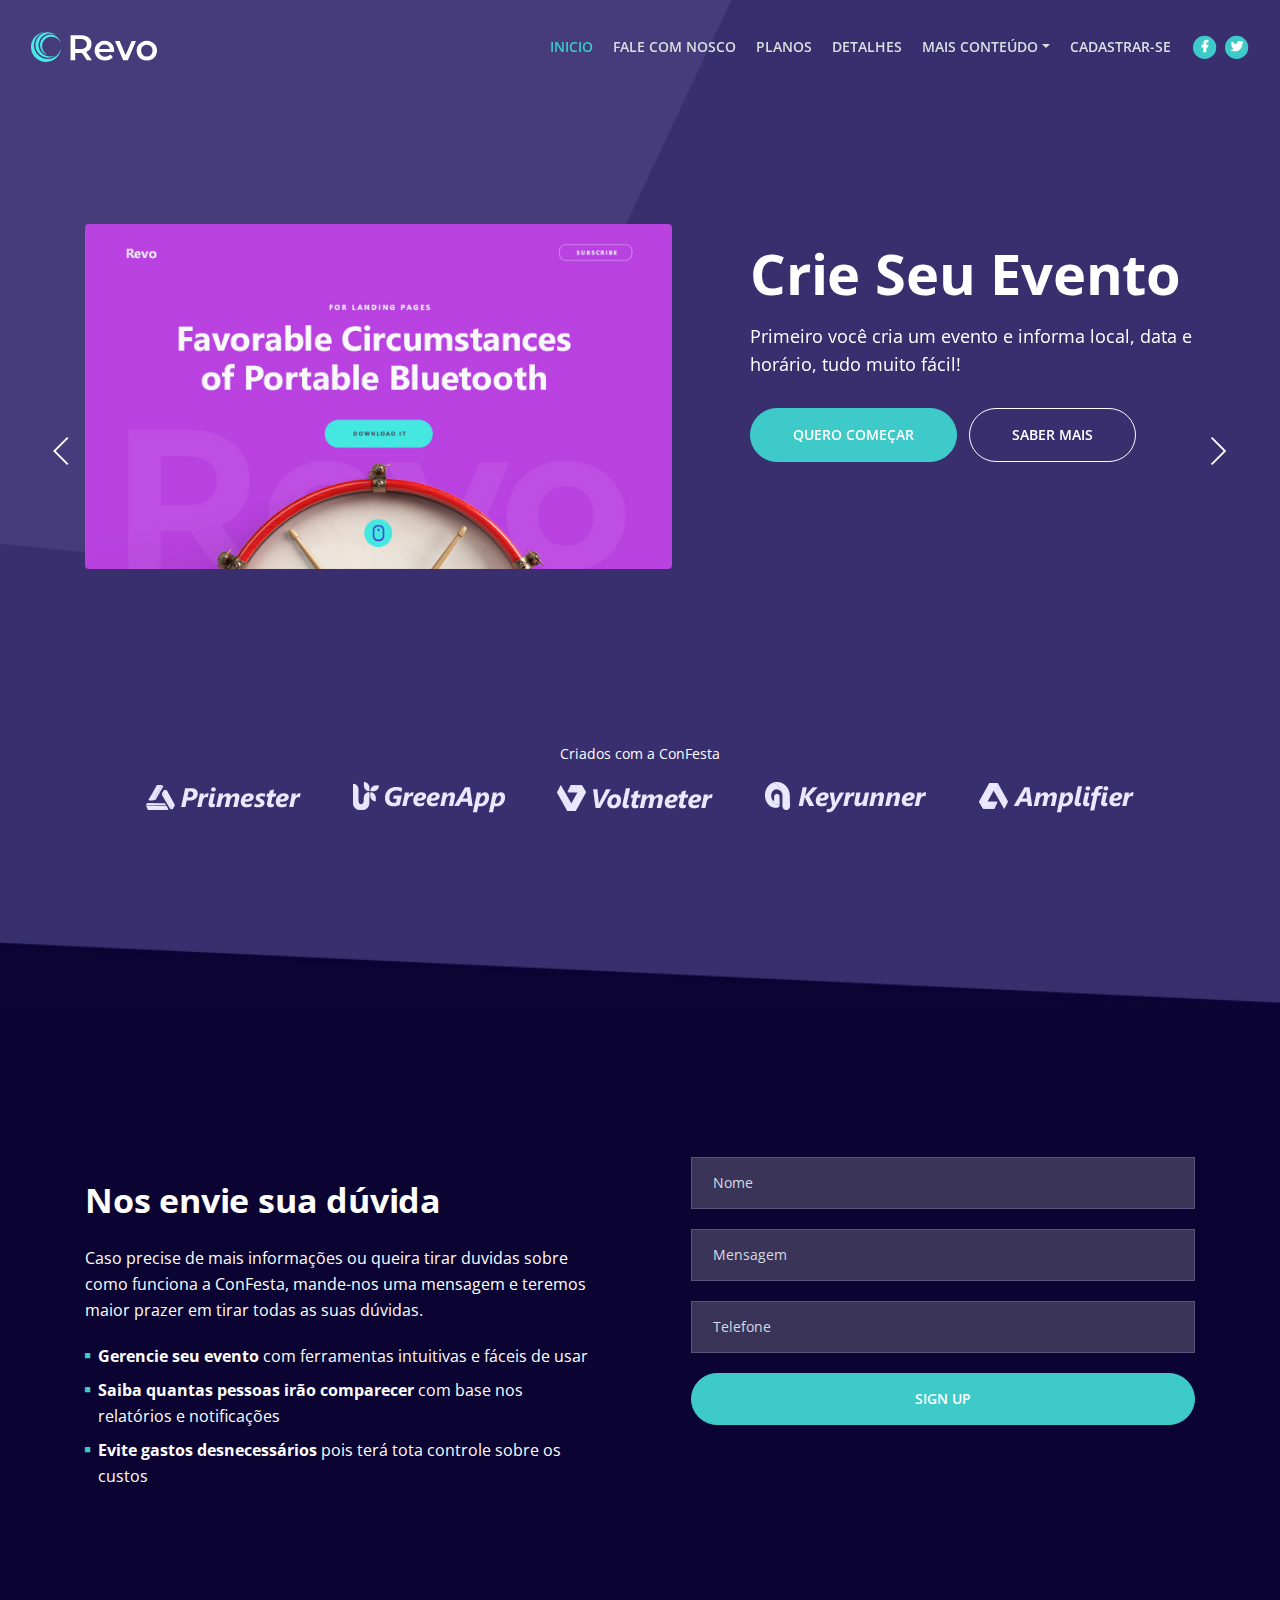
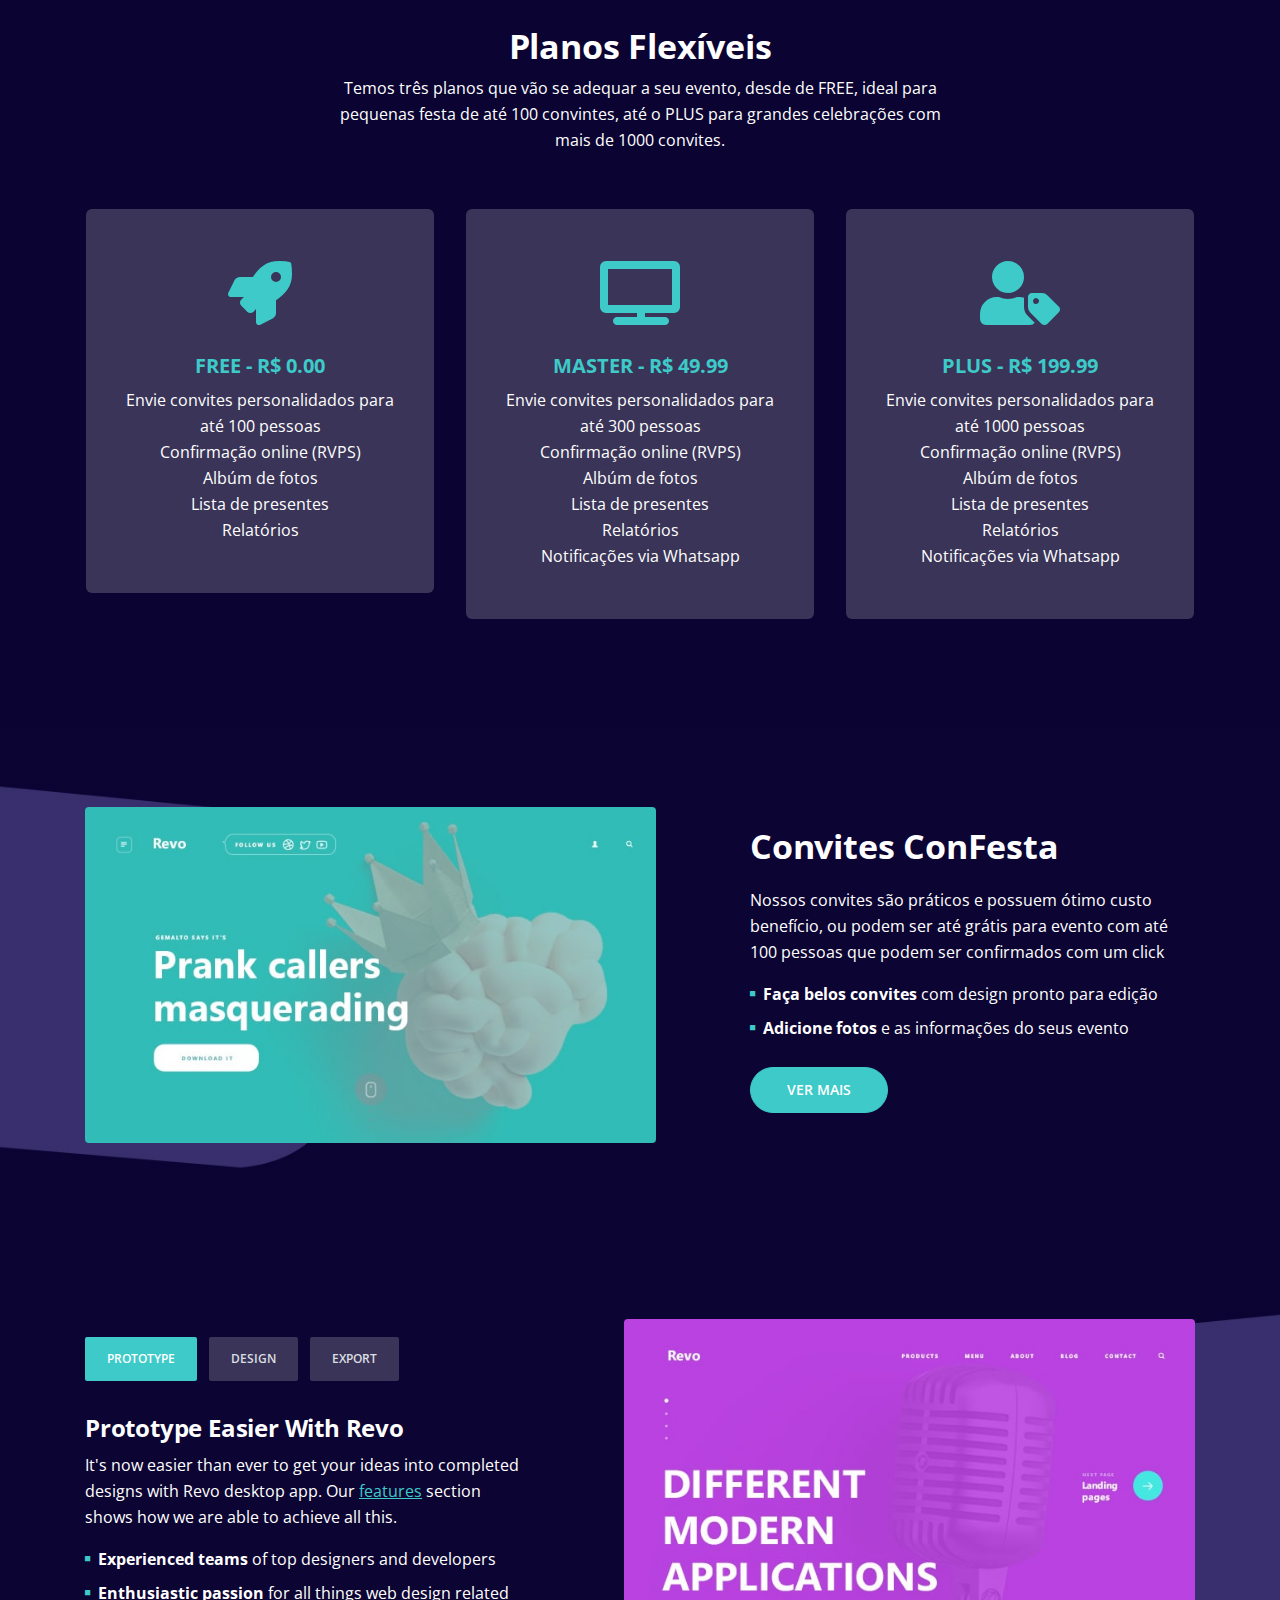
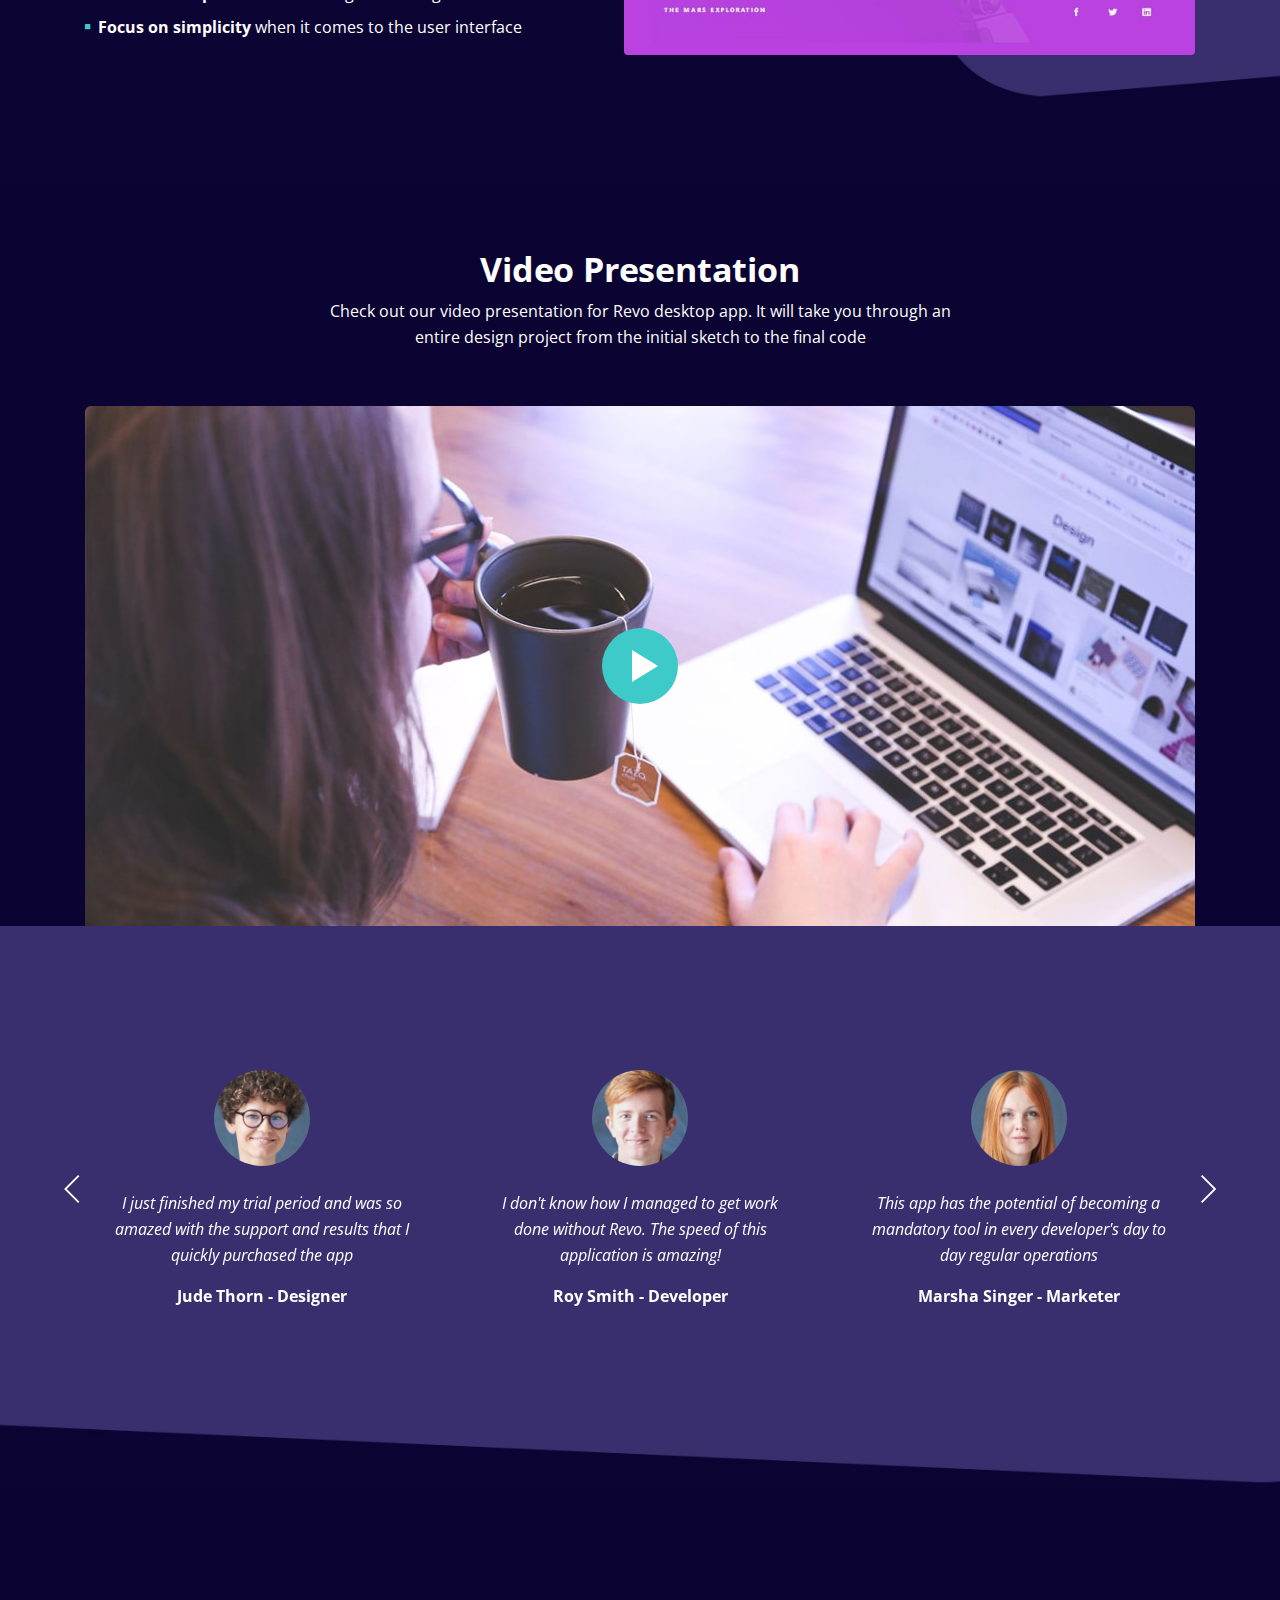
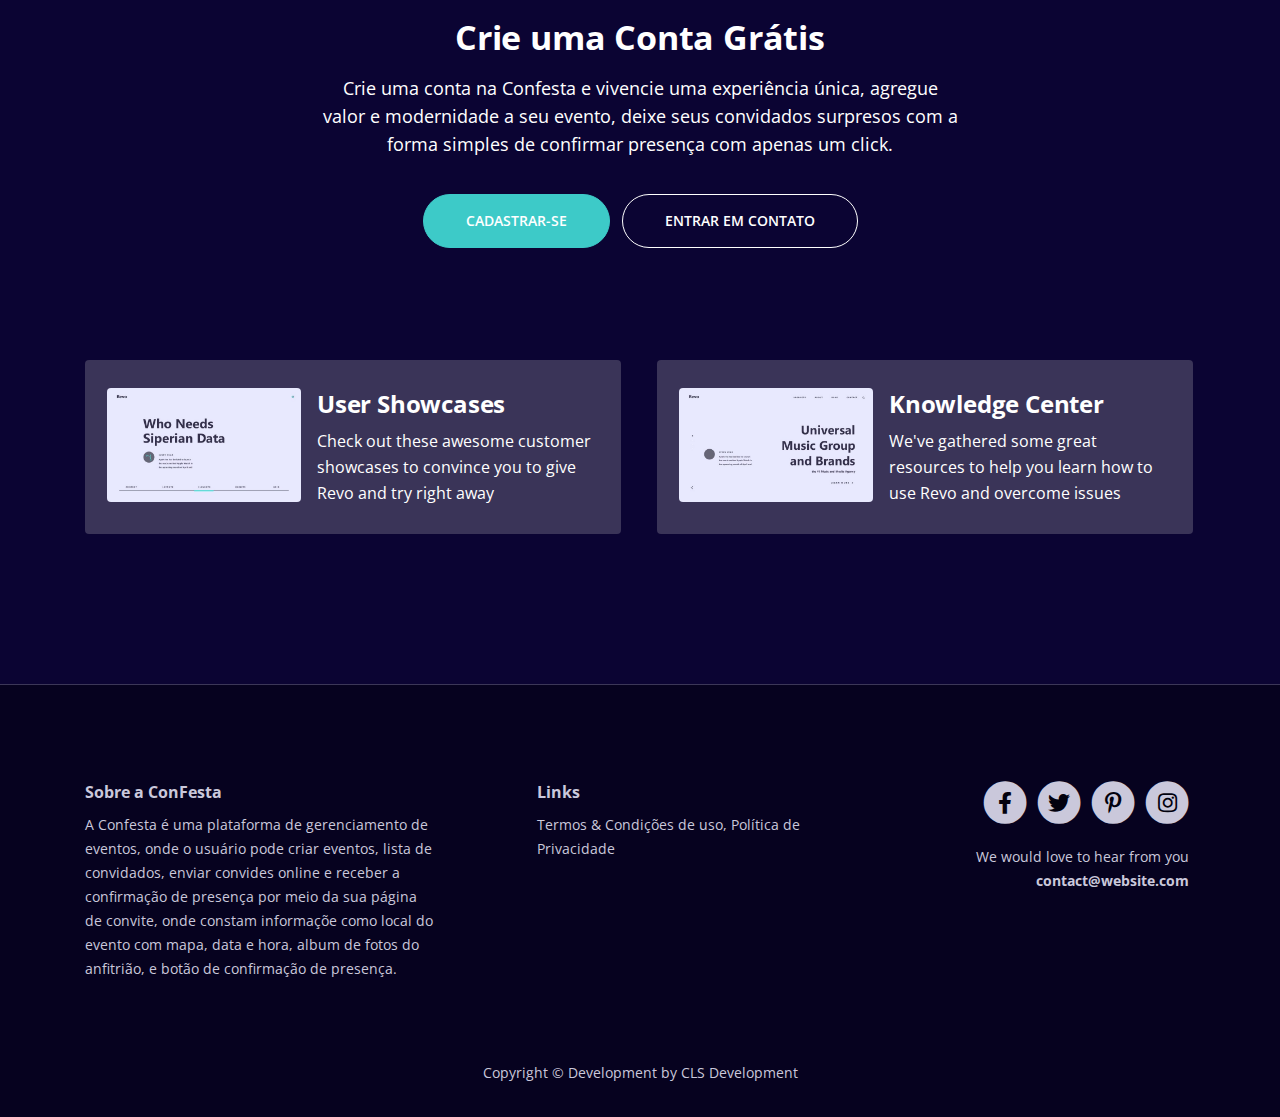
<file: index.html>
<!DOCTYPE html>
<html lang="en">
<head>
    <meta charset="utf-8">
    <meta name="viewport" content="width=device-width, initial-scale=1, shrink-to-fit=no">
    
    <!-- SEO Meta Tags -->
    <meta name="description" content="ConFesta é uma plataforma inovadora para o gerenciamento inteligente de eventos de todos os tamanhos, desde casamentos, festa de debutantes até grandes cerimoniais com milhares de convidados, envie convites pelas redes sociais e apps de mensagem e receba a confirmção de presença de forma prática e fácil!">
    <meta name="author" content="CLS Desenvolvimetos">

    <!-- OG Meta Tags to improve the way the post looks when you share the page on Facebook, Twitter, LinkedIn -->
	<meta property="og:site_name" content="ConFesta" /> <!-- website name -->
	<meta property="og:site" content="https://www.confesta,com.br" /> <!-- website link -->
	<meta property="og:title" content="Confesta Sua Fábrica de Festas"/> <!-- title shown in the actual shared post -->
	<meta property="og:description" content="ConFesta, gerenciamento inteligente de eventos com envio automático de convites e recebimento de conrimação." /> <!-- description shown in the actual shared post -->
	<meta property="og:image" content="" /> <!-- image link, make sure it's jpg -->
	<meta property="og:url" content="" /> <!-- where do you want your post to link to -->
	<meta name="twitter:card" content="summary_large_image"> <!-- to have large image post format in Twitter -->

    <!-- Webpage Title -->
    <title>ConFesta - Gerenciamento Inteligente de Eventos e Festas</title>
    
    <!-- Styles -->
    <link href="https://fonts.googleapis.com/css2?family=Open+Sans:ital,wght@0,400;0,600;0,700;1,400&display=swap" rel="stylesheet">
    <link href="css/bootstrap.css" rel="stylesheet">
    <link href="css/fontawesome-all.css" rel="stylesheet">
    <link href="css/swiper.css" rel="stylesheet">
	<link href="css/magnific-popup.css" rel="stylesheet">
	<link href="css/styles.css" rel="stylesheet">
	
	<!-- Favicon  -->
    <link rel="icon" href="images/confesta_logo.ico">
</head>
<body data-spy="scroll" data-target=".fixed-top">
    
    <!-- Navigation -->
    <nav class="navbar navbar-expand-lg fixed-top navbar-dark">
        <div class="container">
            
            <!-- Text Logo - Use this if you don't have a graphic logo -->
            <!-- <a class="navbar-brand logo-text page-scroll" href="index.html">Revo</a> -->

            <!-- Image Logo -->
            <a class="navbar-brand logo-image" href="index.html"><img src="images/logo.svg" alt="alternative"></a> 

            <button class="navbar-toggler p-0 border-0" type="button" data-toggle="offcanvas">
                <span class="navbar-toggler-icon"></span>
            </button>

            <div class="navbar-collapse offcanvas-collapse" id="navbarsExampleDefault">
                <ul class="navbar-nav ml-auto">
                    <li class="nav-item">
                        <a class="nav-link page-scroll" href="#header">INICIO <span class="sr-only">(current)</span></a>
                    </li>
                    <li class="nav-item">
                        <a class="nav-link page-scroll" href="#registration">FALE COM NOSCO</a>
                    </li>
                    <li class="nav-item">
                        <a class="nav-link page-scroll" href="#features">PLANOS</a>
                    </li>
                    <li class="nav-item">
                        <a class="nav-link page-scroll" href="#details">DETALHES</a>
                    </li>
                    <li class="nav-item dropdown">
                        <a class="nav-link dropdown-toggle" href="#" id="dropdown01" data-toggle="dropdown" aria-haspopup="true" aria-expanded="false">MAIS CONTEÚDO</a>
                        <div class="dropdown-menu" aria-labelledby="dropdown01">
                            <a class="dropdown-item page-scroll" href="article.html">ARTICLE DETAILS</a>
                            <div class="dropdown-divider"></div>
                            <a class="dropdown-item page-scroll" href="terms.html">TERMS CONDITIONS</a>
                            <div class="dropdown-divider"></div>
                            <a class="dropdown-item page-scroll" href="privacy.html">PRIVACY POLICY</a>
                        </div>
                    </li>
                    <li class="nav-item">
                        <a class="nav-link page-scroll" href="#purchase">CADASTRAR-SE</a>
                    </li>
                </ul>
                <span class="nav-item social-icons">
                    <span class="fa-stack">
                        <a href="#your-link">
                            <i class="fas fa-circle fa-stack-2x"></i>
                            <i class="fab fa-facebook-f fa-stack-1x"></i>
                        </a>
                    </span>
                    <span class="fa-stack">
                        <a href="#your-link">
                            <i class="fas fa-circle fa-stack-2x"></i>
                            <i class="fab fa-twitter fa-stack-1x"></i>
                        </a>
                    </span>
                </span>
            </div> <!-- end of navbar-collapse -->
        </div> <!-- end of container -->
    </nav> <!-- end of navbar -->
    <!-- end of navigation -->


    <!-- Header -->
    <header id="header" class="header">
        <div class="container">
            <div class="row">
                <div class="col-lg-12">

                    <!-- Text Slider -->
                    <div class="slider-container">
                        <div class="swiper-container text-slider">
                            <div class="swiper-wrapper">
                                
                                <!-- Slide -->
                                <div class="swiper-slide">
                                    <div class="row">
                                        <div class="col-lg-6 col-xl-7">
                                            <div class="image-container">
                                                <img class="img-fluid" src="images/header-slide-1.jpg" alt="alternative">
                                            </div> <!-- end of image-container -->
                                        </div> <!-- end of col -->
                                        <div class="col-lg-6 col-xl-5">
                                            <div class="text-container">
                                                <h1 class="h1-large">Crie Seu Evento</h1>
                                                <p class="p-large">Primeiro você cria um evento e informa local, data e horário, tudo muito fácil!</p>
                                                <a class="btn-solid-lg page-scroll" href="#registration">QUERO COMEÇAR</a>
                                                <a class="btn-outline-lg page-scroll" href="#features">SABER MAIS</a>
                                            </div> <!-- end of text-container -->
                                        </div> <!-- end of col -->
                                    </div> <!-- end of row -->
                                </div> <!-- end of swiper-slide -->
                                <!-- end of slide -->

                                <!-- Slide -->
                                <div class="swiper-slide">
                                    <div class="row">
                                        <div class="col-lg-6 col-xl-7">
                                            <div class="image-container">
                                                <img class="img-fluid" src="images/header-slide-2.jpg" alt="alternative">
                                            </div> <!-- end of image-container -->
                                        </div> <!-- end of col -->
                                        <div class="col-lg-6 col-xl-5">
                                            <div class="text-container">
                                                <h1 class="h1-large">Crie Sua Lista de Convidados</h1>
                                                <p class="p-large">Escolha aquelas pessoas especiais e crie um lista fácil de gerenciar e matenha todo o controle sobre sua festa, evite gastos desnecessários sabendo exatamente quem vai comparecer!</p>
                                                <a class="btn-solid-lg page-scroll" href="#registration">QUERO COMEÇAR</a>
                                                <a class="btn-outline-lg page-scroll" href="#features">SABER MAIS</a>
                                            </div> <!-- end of text-container -->
                                        </div> <!-- end of col -->
                                    </div> <!-- end of row -->
                                </div> <!-- end of swiper-slide -->
                                <!-- end of slide -->

                                <!-- Slide -->
                                <div class="swiper-slide">
                                    <div class="row">
                                        <div class="col-lg-6 col-xl-7">
                                            <div class="image-container">
                                                <img class="img-fluid" src="images/header-slide-3.jpg" alt="alternative">
                                            </div> <!-- end of image-container -->
                                        </div> <!-- end of col -->
                                        <div class="col-lg-6 col-xl-5">
                                            <div class="text-container">
                                                <h1 class="h1-large">Envie seus Convites Pelo WhatsApp</h1>
                                                <p class="p-large">Envie seus convites pelo WhatsApp e com a ferramenta de RVPS da ConFesta receba as respostas de confirmação de seus convidados e saiba que vai ou não comparecer.</p>
                                                <a class="btn-solid-lg page-scroll" href="#registration">QUERO COMEÇAR</a>
                                                <a class="btn-outline-lg page-scroll" href="#features">SABER MAIS</a>
                                            </div> <!-- end of text-container -->
                                        </div> <!-- end of col -->
                                    </div> <!-- end of row -->
                                </div> <!-- end of swiper-slide -->
                                <!-- end of slide -->

                            </div> <!-- end of swiper-wrapper -->
                            
                            <!-- Add Arrows -->
                            <div class="swiper-button-next"></div>
                            <div class="swiper-button-prev"></div>
                            <!-- end of add arrows -->

                        </div> <!-- end of swiper-container -->
                    </div> <!-- end of slider-container -->
                    <!-- end of text slider -->

                </div> <!-- end of col -->
            </div> <!-- end of row -->
            <div class="row">
                <div class="col-lg-12">
                    <div class="partner-container">
                        <p class="p-small">Criados com a ConFesta</p>
                        <img class="img-fluid" src="images/partner-logo-1.png" alt="alternative">
                        <img class="img-fluid" src="images/partner-logo-2.png" alt="alternative">
                        <img class="img-fluid" src="images/partner-logo-3.png" alt="alternative">
                        <img class="img-fluid" src="images/partner-logo-4.png" alt="alternative">
                        <img class="img-fluid" src="images/partner-logo-5.png" alt="alternative">
                    </div> <!-- end of partner-container -->
                </div> <!-- end of col -->
            </div> <!-- end of row -->
        </div> <!-- end of container -->
    </header> <!-- end of header -->
    <!-- end of header -->


    <!-- Registration -->
    <div id="registration" class="form-1 bg-dark-blue">
        <div class="container">
            <div class="row">
                <div class="col-lg-6">
                    <div class="text-container">
                        <h2>Nos envie sua dúvida</h2>
                        <p>Caso precise de mais informações ou queira tirar duvidas sobre como funciona a ConFesta, mande-nos uma mensagem e teremos  maior prazer em tirar todas as suas dúvidas.</p>
                        <ul class="list-unstyled li-space-lg">
                            <li class="media">
                                <i class="fas fa-square"></i><div class="media-body"><strong>Gerencie seu evento</strong> com ferramentas intuitivas e fáceis de usar</div>
                            </li>
                            <li class="media">
                                <i class="fas fa-square"></i><div class="media-body"><strong>Saiba quantas pessoas irão comparecer</strong> com base nos relatórios e notificações</div>
                            </li>
                            <li class="media">
                                <i class="fas fa-square"></i><div class="media-body"><strong>Evite gastos desnecessários</strong> pois terá tota controle sobre os custos</div>
                            </li>
                        </ul>
                    </div> <!-- end of text-container -->
                </div> <!-- end of col -->
                <div class="col-lg-6">

                    <!-- Registration Form -->
                    <form id="registrationForm">
                        <div class="form-group">
                            <input type="text" class="form-control-input" id="rname" required>
                            <label class="label-control" for="rname">Nome</label>
                        </div>
                        <div class="form-group">
                            <input type="text" class="form-control-input" id="roccupation" required>
                            <label class="label-control" for="roccupation">Mensagem</label>
                        </div>
                        <div class="form-group">
                            <input type="email" class="form-control-input" id="remail" required>
                            <label class="label-control" for="remail">Telefone</label>
                        </div>
                        <!--div class="form-group checkbox">
                            <input type="checkbox" id="rterms" value="Agreed-to-Terms" required>I agree with the website's <a href="privacy.html">Privacy Policy</a> and <a href="terms.html">Terms & Conditions</a>
                        </div-->
                        <div class="form-group">
                            <button type="submit" class="form-control-submit-button">SIGN UP</button>
                        </div>
                    </form>
                    <!-- end of registration form -->

                </div> <!-- end of col -->
            </div> <!-- end of row -->
        </div> <!-- end of container -->
    </div> <!-- end of form-1 -->
    <!-- end of registration -->


    <!-- Features -->
    <div id="features" class="cards-1 bg-dark-blue">
        <div class="container">
            <div class="row">
                <div class="col-lg-12">
                    <h2 class="h2-heading">Planos Flexíveis</h2>
                    <p class="p-heading">Temos três planos que vão se adequar a seu evento, desde de FREE, ideal para pequenas festa de até 100 convintes, até o PLUS para grandes celebrações com mais de 1000 convites.</p>
                </div> <!-- end of div -->
            </div> <!-- end of row -->
            <div class="row">
                <div class="col-lg-12">
                    
                    <!-- Card -->
                    <div class="card">
                        <div class="card-image">
                            <i class="fas fa-rocket"></i>
                        </div>
                        <div class="card-body">
                            <h5 class="card-title">FREE - R$ 0.00</h5>
                            <p>Envie convites personalidados para até 100 pessoas<br/>Confirmação online (RVPS)<br/>Albúm de fotos<br/>Lista de presentes<br/>Relatórios<br/></p>
                        </div>
                    </div>
                    <!-- end of card -->

                    <!-- Card -->
                    <div class="card">
                        <div class="card-image">
                            <i class="fas fa-tv"></i>
                        </div>
                        <div class="card-body">
                            <h5 class="card-title">MASTER - R$ 49.99</h5>
                            <p>Envie convites personalidados para até 300 pessoas<br/>Confirmação online (RVPS)<br/>Albúm de fotos<br/>Lista de presentes<br/>Relatórios<br/>Notificações via Whatsapp<br/></p>
                        </div>
                    </div>
                    <!-- end of card -->

                    <!-- Card -->
                    <div class="card">
                        <div class="card-image">
                            <i class="fas fa-user-tag"></i>
                        </div>
                        <div class="card-body">
                            <h5 class="card-title">PLUS - R$ 199.99</h5>
                            <p>Envie convites personalidados para até 1000 pessoas<br/>Confirmação online (RVPS)<br/>Albúm de fotos<br/>Lista de presentes<br/>Relatórios<br/>Notificações via Whatsapp<br/></p>
                        </div>
                    </div>
                    <!-- end of card -->

                </div> <!-- end of col -->
            </div> <!-- end of row -->
        </div> <!-- end of container -->
    </div> <!-- end of cards-1 -->
    <!-- end of features -->


    <!-- Details 1 -->
    <div id="details" class="basic-1 bg-dark-blue">
        <div class="container">
            <div class="row">
                <div class="col-lg-6 col-xl-7">
                    <div class="image-container">
                        <img class="img-fluid" src="images/details-1.jpg" alt="alternative">
                    </div> <!-- end of image-container -->
                </div> <!-- end of col -->
                <div class="col-lg-6 col-xl-5">
                    <div class="text-container">
                        <h2>Convites ConFesta</h2>
                        <p>Nossos convites são práticos e possuem ótimo custo benefício, ou podem ser até grátis para evento com até 100 pessoas que podem ser confirmados com um click</p>
                        <ul class="list-unstyled li-space-lg">
                            <li class="media">
                                <i class="fas fa-square"></i>
                                <div class="media-body"><strong>Faça belos convites</strong> com design pronto para edição</div>
                            </li>
                            <li class="media">
                                <i class="fas fa-square"></i>
                                <div class="media-body"><strong>Adicione fotos</strong>  e as informações do seus evento</div>
                            </li>
                        </ul>
                        <a class="btn-solid-reg popup-with-move-anim" href="#details-lightbox">VER MAIS</a>
                    </div> <!-- end of text-container -->
                </div> <!-- end of col -->
            </div> <!-- end of row -->
        </div> <!-- end of container -->
    </div> <!-- end of basic-1 -->
    <!-- end of details 1 -->


    <!-- Details Lightbox -->
    <!-- Lightbox -->
	<div id="details-lightbox" class="lightbox-basic zoom-anim-dialog mfp-hide">
        <div class="row">
            <button title="Close (Esc)" type="button" class="mfp-close x-button">×</button>
			<div class="col-lg-8">
                <div class="image-container">
                    <img class="img-fluid" src="images/details-lightbox.jpg" alt="alternative">
                </div> <!-- end of image-container -->
			</div> <!-- end of col -->
			<div class="col-lg-4">
                <h3>Convites Modernos</h3>
				<hr>
                <p>Economize dinheiro criando convites on line onde seus convidados podem confirmar presença com apenas um click.</p>
                <h4>RVPS</h4>
                <p>Com nossa ferramenta de RVPS seus convidados podem confirmar a presença através da página do convite, no mesmo local onde constam as informaçẽos do evento.</p>
                <ul class="list-unstyled li-space-lg">
                    <li class="media">
                        <i class="fas fa-square"></i><div class="media-body">Convite fáceis de criar</div>
                    </li>
                    <li class="media">
                        <i class="fas fa-square"></i><div class="media-body">Páginas de convite para o convidado interagir</div>
                    </li>
                    <li class="media">
                        <i class="fas fa-square"></i><div class="media-body">Informações detalhadas do evento na página do convidado</div>
                    </li>
                    <li class="media">
                        <i class="fas fa-square"></i><div class="media-body">Localização do evento pelo google maps</div>
                    </li>
                    <li class="media">
                        <i class="fas fa-square"></i><div class="media-body">Álbum de fotos na página de convite</div>
                    </li>
                </ul>
                <a class="btn-solid-reg mfp-close page-scroll" href="https://www.confesta.com.br/signup">CADASTRAR-SE</a> <button class="btn-outline-reg mfp-close as-button" type="button">VOLTAR</button>
			</div> <!-- end of col -->
		</div> <!-- end of row -->
    </div> <!-- end of lightbox-basic -->
    <!-- end of lightbox -->
    <!-- end of details lightbox -->


    <!-- Details 2 -->
    <div class="tabs">
        <div class="container">
            <div class="row">
                <div class="col-lg-6 col-xl-5">
                    <div class="tabs-container">
            
                        <!-- Tabs Links -->
                        <ul class="nav nav-tabs" id="revoTabs" role="tablist">
                            <li class="nav-item">
                                <a class="nav-link active" id="nav-tab-1" data-toggle="tab" href="#tab-1" role="tab" aria-controls="tab-1" aria-selected="true">PROTOTYPE</a>
                            </li>
                            <li class="nav-item">
                                <a class="nav-link" id="nav-tab-2" data-toggle="tab" href="#tab-2" role="tab" aria-controls="tab-2" aria-selected="false">DESIGN</a>
                            </li>
                            <li class="nav-item">
                                <a class="nav-link" id="nav-tab-3" data-toggle="tab" href="#tab-3" role="tab" aria-controls="tab-3" aria-selected="false">EXPORT</a>
                            </li>
                        </ul>
                        <!-- end of tabs links -->
                        
                        <!-- Tabs Content -->
                        <div class="tab-content" id="revoTabsContent">
        
                            <!-- Tab -->
                            <div class="tab-pane fade show active" id="tab-1" role="tabpanel" aria-labelledby="tab-1">
                                <h4>Prototype Easier With Revo</h4>
                                <p>It's now easier than ever to get your ideas into completed designs with Revo desktop app. Our <a class="turquoise page-scroll" href="#features">features</a> section shows how we are able to achieve all this.</p>
                                <ul class="list-unstyled li-space-lg">
                                    <li class="media">
                                        <i class="fas fa-square"></i>
                                        <div class="media-body"><strong>Experienced teams</strong> of top designers and developers</div>
                                    </li>
                                    <li class="media">
                                        <i class="fas fa-square"></i>
                                        <div class="media-body"><strong>Enthusiastic passion</strong> for all things web design related</div>
                                    </li>
                                    <li class="media">
                                        <i class="fas fa-square"></i>
                                        <div class="media-body"><strong>Focus on simplicity</strong> when it comes to the user interface</div>
                                    </li>
                                </ul>
                            </div> <!-- end of tab-pane --> 
                            <!-- end of tab -->
        
                            <!-- Tab -->
                            <div class="tab-pane fade" id="tab-2" role="tabpanel" aria-labelledby="tab-2">
                                <ul class="list-unstyled li-space-lg">
                                    <li class="media">
                                        <div class="media-bullet">1.</div>
                                        <div class="media-body"><strong>Speed</strong> is important for our users so we invest a lot of time and resources to make everything work faster</div>
                                    </li>
                                    <li class="media">
                                        <div class="media-bullet">2.</div>
                                        <div class="media-body"><strong>Reliability</strong> is what we're focused on achieving besides speed because we want our app to work all the time</div>
                                    </li>
                                    <li class="media">
                                        <div class="media-bullet">3.</div>
                                        <div class="media-body"><strong>Standards</strong> are another factor that we take into consideration when developing our tools</div>
                                    </li>
                                    <li class="media">
                                        <div class="media-bullet">4.</div>
                                        <div class="media-body"><strong>Performance</strong> is a key factor for our desktop apps</div>
                                    </li>
                                </ul>
                            </div> <!-- end of tab-pane -->
                            <!-- end of tab -->
        
                            <!-- Tab -->
                            <div class="tab-pane fade" id="tab-3" role="tabpanel" aria-labelledby="tab-3">
                                <p><strong>Our goal is to empower</strong> web designers and developers reach their full potential and help them get their designs from layouts to code in the shortest amount of time.</p>
                                <p><strong>Design and layouts</strong> are the main focus of our apps but we also work on export-to-code functionalities.</p>
                                <ul class="list-unstyled li-space-lg">
                                    <li class="media">
                                        <i class="fas fa-square"></i>
                                        <div class="media-body">It's a fun and captivating endeavour that we love</div>
                                    </li>
                                    <li class="media">
                                        <i class="fas fa-square"></i>
                                        <div class="media-body">We're passionate about our work and it shows</div>
                                    </li>
                                </ul>
                            </div> <!-- end of tab-pane -->
                            <!-- end of tab -->
        
                        </div> <!-- end of tab-content -->
                        <!-- end of tabs content -->
        
                    </div> <!-- end of tabs-container -->
                </div> <!-- end of col -->
                <div class="col-lg-6 col-xl-7">
                    <div class="image-container">
                        <img class="img-fluid" src="images/details-2.jpg" alt="alternative">
                    </div> <!-- end of image-container -->
                </div> <!-- end of col -->
            </div> <!-- end of row -->
        </div> <!-- end of container -->
    </div> <!-- end of tabs -->
    <!-- end of details 2 -->


    <!-- Video -->
    <div class="basic-2 bg-dark-blue">
        <div class="container">
            <div class="row">
                <div class="col-lg-12">
                    <h2 class="h2-heading">Video Presentation</h2>
                    <p class="p-heading">Check out our video presentation for Revo desktop app. It will take you through an entire design project from the initial sketch to the final code</p>

                    <!-- Video Preview -->
                    <div class="image-container">
                        <div class="video-wrapper">
                            <a class="popup-youtube" href="https://www.youtube.com/watch?v=fLCjQJCekTs" data-effect="fadeIn">
                                <img class="img-fluid" src="images/video-preview.jpg" alt="alternative">
                                <span class="video-play-button">
                                    <span></span>
                                </span>
                            </a>
                        </div> <!-- end of video-wrapper -->
                    </div> <!-- end of image-container -->
                    <!-- end of video preview -->

                </div> <!-- end of col -->
            </div> <!-- end of row -->
        </div> <!-- end of container -->
    </div> <!-- end of basic-2 -->
    <!-- end of video -->


    <!-- Testimonials -->
    <div class="slider-1">
        <div class="container">
            <div class="row">
                <div class="col-lg-12">

                    <!-- Card Slider -->
                    <div class="slider-container">
                        <div class="swiper-container card-slider">
                            <div class="swiper-wrapper">
                                
                                <!-- Slide -->
                                <div class="swiper-slide">
                                    <div class="card">
                                        <img class="card-image" src="images/testimonial-1.jpg" alt="alternative">
                                        <div class="card-body">
                                            <p class="testimonial-text">I just finished my trial period and was so amazed with the support and results that I quickly purchased the app</p>
                                            <p class="testimonial-author">Jude Thorn - Designer</p>
                                        </div>
                                    </div>
                                </div> <!-- end of swiper-slide -->
                                <!-- end of slide -->
        
                                <!-- Slide -->
                                <div class="swiper-slide">
                                    <div class="card">
                                        <img class="card-image" src="images/testimonial-2.jpg" alt="alternative">
                                        <div class="card-body">
                                            <p class="testimonial-text">I don't know how I managed to get work done without Revo. The speed of this application is amazing!</p>
                                            <p class="testimonial-author">Roy Smith - Developer</p>
                                        </div>
                                    </div>        
                                </div> <!-- end of swiper-slide -->
                                <!-- end of slide -->
        
                                <!-- Slide -->
                                <div class="swiper-slide">
                                    <div class="card">
                                        <img class="card-image" src="images/testimonial-3.jpg" alt="alternative">
                                        <div class="card-body">
                                            <p class="testimonial-text">This app has the potential of becoming a mandatory tool in every developer's day to day regular operations</p>
                                            <p class="testimonial-author">Marsha Singer - Marketer</p>
                                        </div>
                                    </div>        
                                </div> <!-- end of swiper-slide -->
                                <!-- end of slide -->
        
                                <!-- Slide -->
                                <div class="swiper-slide">
                                    <div class="card">
                                        <img class="card-image" src="images/testimonial-4.jpg" alt="alternative">
                                        <div class="card-body">
                                            <p class="testimonial-text">Searching for a great prototyping and layout design app was difficult but thankfully I found Revo suite</p>
                                            <p class="testimonial-author">Tim Shaw - Designer</p>
                                        </div>
                                    </div>
                                </div> <!-- end of swiper-slide -->
                                <!-- end of slide -->
        
                                <!-- Slide -->
                                <div class="swiper-slide">
                                    <div class="card">
                                        <img class="card-image" src="images/testimonial-5.jpg" alt="alternative">
                                        <div class="card-body">
                                            <p class="testimonial-text">Revo's support team is amazing. They've helped me with some issues and I am so grateful to the entire team</p>
                                            <p class="testimonial-author">Lindsay Spice - Designer</p>
                                        </div>
                                    </div>        
                                </div> <!-- end of swiper-slide -->
                                <!-- end of slide -->
        
                                <!-- Slide -->
                                <div class="swiper-slide">
                                    <div class="card">
                                        <img class="card-image" src="images/testimonial-6.jpg" alt="alternative">
                                        <div class="card-body">
                                            <p class="testimonial-text">Who would have thought that Revo can provide such amazing results in just a few weeks of normal basic use</p>
                                            <p class="testimonial-author">Ann Black - Developer</p>
                                        </div>
                                    </div>        
                                </div> <!-- end of swiper-slide -->
                                <!-- end of slide -->
                            
                            </div> <!-- end of swiper-wrapper -->
        
                            <!-- Add Arrows -->
                            <div class="swiper-button-next"></div>
                            <div class="swiper-button-prev"></div>
                            <!-- end of add arrows -->
        
                        </div> <!-- end of swiper-container -->
                    </div> <!-- end of slider-container -->
                    <!-- end of card slider -->

                </div> <!-- end of col -->
            </div> <!-- end of row -->
        </div> <!-- end of container -->
    </div> <!-- end of slider-1 -->
    <!-- end of testimonials -->


    <!-- Purchase -->
    <div id="purchase" class="basic-3 bg-dark-blue">
        <div class="container">
            <div class="row">
                <div class="col-lg-12">
                    <h2 class="h2-heading">Crie uma Conta Grátis</h2>
                    <p class="p-heading p-large">Crie uma conta na Confesta e vivencie uma experiência única, agregue valor e modernidade a seu evento, deixe seus convidados surpresos com a forma simples de confirmar presença com apenas um click. </p>
                    <a class="btn-solid-lg" href="https://www.confesta.com.br/signup">CADASTRAR-SE</a> <a class="btn-outline-lg page-scroll" href="#registration">ENTRAR EM CONTATO</a>
                </div> <!-- end of col -->
            </div> <!-- end of row -->
        </div> <!-- end of container -->
    </div> <!-- end of basic-3 -->
    <!-- end of purchase -->


    <!-- Resources -->
    <div class="basic-4 bg-dark-blue">
        <div class="container">
            <div class="row">
                <div class="col-lg-12">
                    <div class="resource-container">
                        <img class="img-fluid" src="images/resources-1.jpg" alt="alternative">
                        <div class="text-container">
                            <h4>User Showcases</h4>
                            <p>Check out these awesome customer showcases to convince you to give Revo and try right away</p>
                        </div> <!-- end of text-container -->
                    </div> <!-- end of resource-container -->
                    <div class="resource-container">
                        <img class="img-fluid" src="images/resources-2.jpg" alt="alternative">
                        <div class="text-container">
                            <h4>Knowledge Center</h4>
                            <p>We've gathered some great resources to help you learn how to use Revo and overcome issues</p>
                        </div> <!-- end of text-container -->
                    </div> <!-- end of resource-container -->
                </div> <!-- end of col -->
            </div> <!-- end of row -->
        </div> <!-- end of container -->
    </div> <!-- end of basic-4 -->
    <!-- end of resources -->


    <!-- Footer -->
    <div class="footer">
        <div class="container">
            <div class="row">
                <div class="col-lg-12">
                    <div class="footer-col first">
                        <h6>Sobre a ConFesta</h6>
                        <p class="p-small">A Confesta é uma plataforma de gerenciamento de eventos, onde o usuário pode criar eventos, lista de convidados, enviar convides online e receber a confirmação de presença por meio da sua página de convite, onde constam informaçõe como local do evento com mapa, data e hora, album de fotos do anfitrião, e botão de confirmação de presença.</p>
                    </div> <!-- end of footer-col -->
                    <div class="footer-col second">
                        <h6>Links</h6>
                        <ul class="list-unstyled li-space-lg p-small">
                            <li><a href="terms.html">Termos & Condições de uso</a>, <a href="privacy.html">Política de Privacidade</a></li>
                            <!--li>Useful: <a href="#">Colorpicker</a>, <a href="#">Icon Library</a>, <a href="#">Illustrations</a></li-->
                        </ul>
                    </div> <!-- end of footer-col -->
                    <div class="footer-col third">
                        <span class="fa-stack">
                            <a href="#your-link">
                                <i class="fas fa-circle fa-stack-2x"></i>
                                <i class="fab fa-facebook-f fa-stack-1x"></i>
                            </a>
                        </span>
                        <span class="fa-stack">
                            <a href="#your-link">
                                <i class="fas fa-circle fa-stack-2x"></i>
                                <i class="fab fa-twitter fa-stack-1x"></i>
                            </a>
                        </span>
                        <span class="fa-stack">
                            <a href="#your-link">
                                <i class="fas fa-circle fa-stack-2x"></i>
                                <i class="fab fa-pinterest-p fa-stack-1x"></i>
                            </a>
                        </span>
                        <span class="fa-stack">
                            <a href="#your-link">
                                <i class="fas fa-circle fa-stack-2x"></i>
                                <i class="fab fa-instagram fa-stack-1x"></i>
                            </a>
                        </span>
                        <p class="p-small">We would love to hear from you <a href="mailto:contact@website.com"><strong>contact@website.com</strong></a></p>
                    </div> <!-- end of footer-col -->
                </div> <!-- end of col -->
            </div> <!-- end of row -->
        </div> <!-- end of container -->
    </div> <!-- end of footer -->  
    <!-- end of footer -->


    <!-- Copyright -->
    <div class="copyright">
        <div class="container">
            <div class="row">
                <div class="col-lg-12">
                    <p class="p-small">Copyright © <a href="https://wwww.confesta.com.br">Development by CLS Development</a></p>
                </div> <!-- end of col -->
            </div> <!-- enf of row -->
        </div> <!-- end of container -->
    </div> <!-- end of copyright --> 
    <!-- end of copyright -->
    
    	
    <!-- Scripts -->
    <script src="js/jquery.min.js"></script> <!-- jQuery for Bootstrap's JavaScript plugins -->
    <script src="js/bootstrap.min.js"></script> <!-- Bootstrap framework -->
    <script src="js/jquery.easing.min.js"></script> <!-- jQuery Easing for smooth scrolling between anchors -->
    <script src="js/swiper.min.js"></script> <!-- Swiper for image and text sliders -->
    <script src="js/jquery.magnific-popup.js"></script> <!-- Magnific Popup for lightboxes -->
    <script src="js/scripts.js"></script> <!-- Custom scripts -->
</body>
</html>
</file>
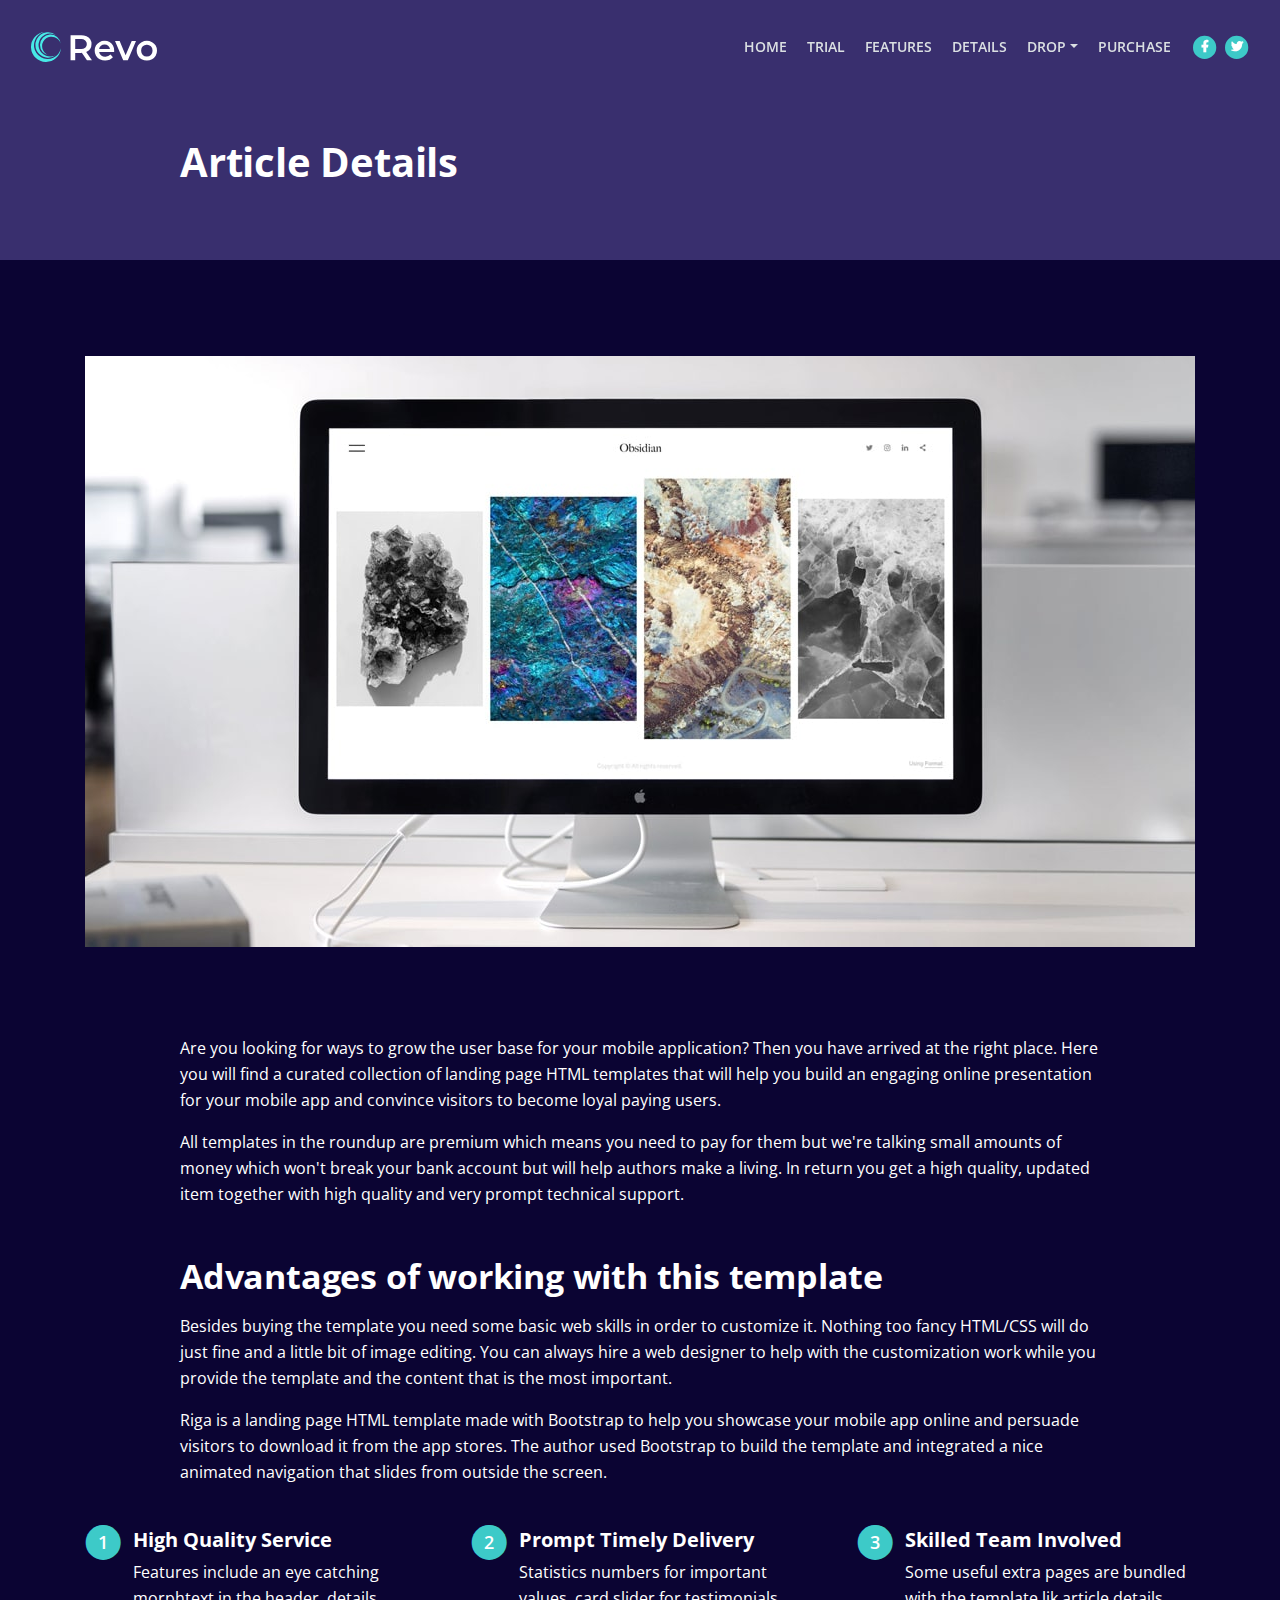
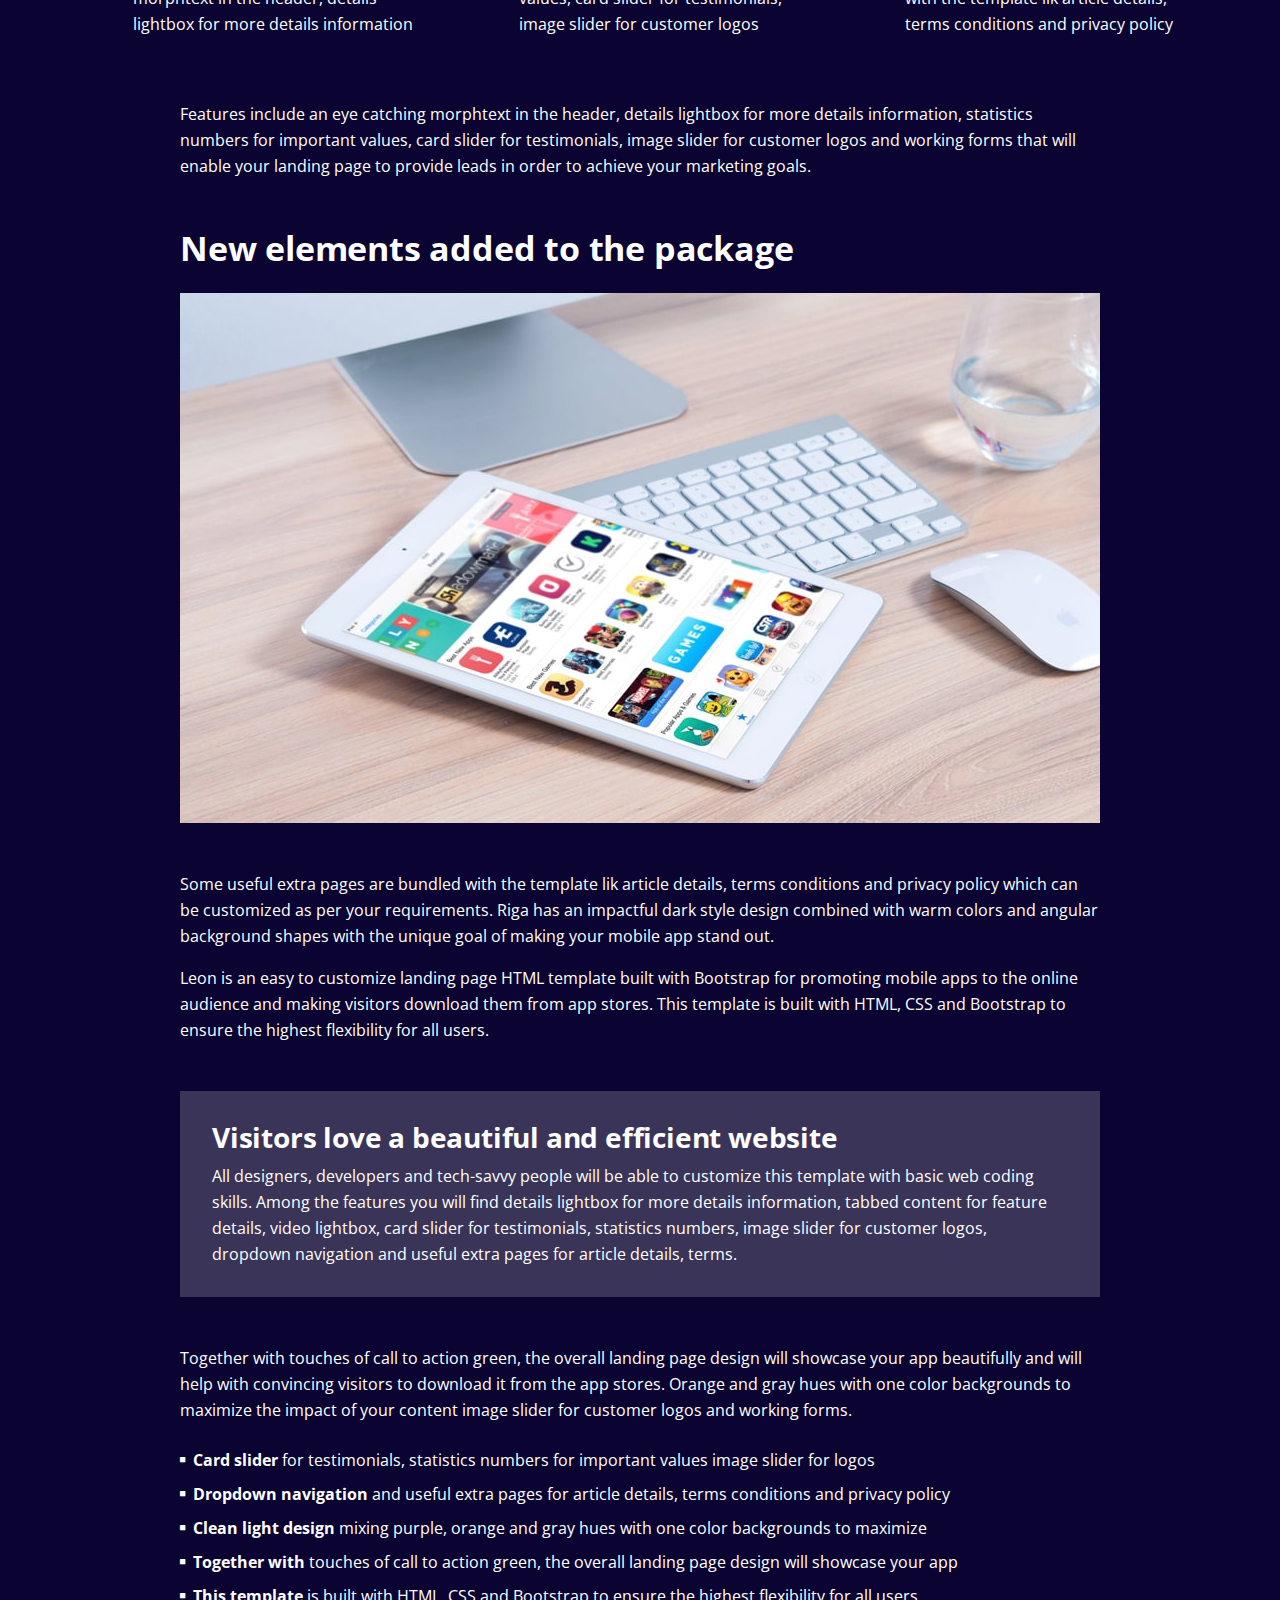
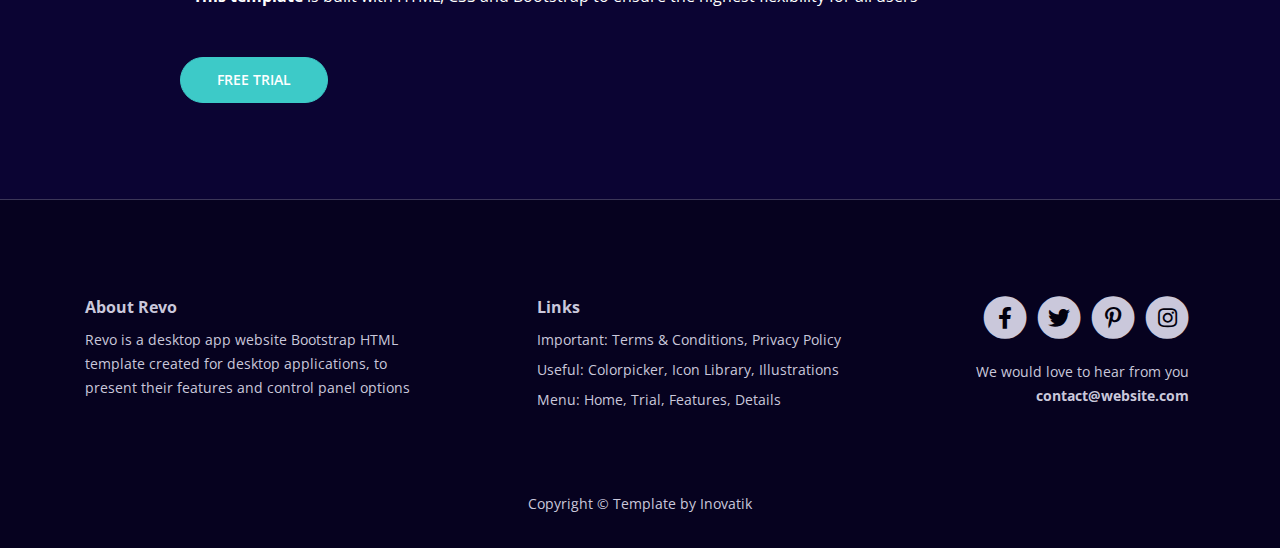
<file: article.html>
<!DOCTYPE html>
<html lang="en">
<head>
    <meta charset="utf-8">
    <meta name="viewport" content="width=device-width, initial-scale=1, shrink-to-fit=no">
    
    <!-- SEO Meta Tags -->
    <meta name="description" content="Revo is a desktop app website Bootstrap HTML template created for desktop applications, to present their features and for persuading visitors to download the trial version">
    <meta name="author" content="Inovatik">

    <!-- OG Meta Tags to improve the way the post looks when you share the page on Facebook, Twitter, LinkedIn -->
	<meta property="og:site_name" content="" /> <!-- website name -->
	<meta property="og:site" content="" /> <!-- website link -->
	<meta property="og:title" content=""/> <!-- title shown in the actual shared post -->
	<meta property="og:description" content="" /> <!-- description shown in the actual shared post -->
	<meta property="og:image" content="" /> <!-- image link, make sure it's jpg -->
	<meta property="og:url" content="" /> <!-- where do you want your post to link to -->
	<meta name="twitter:card" content="summary_large_image"> <!-- to have large image post format in Twitter -->

    <!-- Webpage Title -->
    <title>Article Details - Revo</title>
    
    <!-- Styles -->
    <link href="https://fonts.googleapis.com/css2?family=Open+Sans:ital,wght@0,400;0,600;0,700;1,400&display=swap" rel="stylesheet">
    <link href="css/bootstrap.css" rel="stylesheet">
    <link href="css/fontawesome-all.css" rel="stylesheet">
    <link href="css/swiper.css" rel="stylesheet">
	<link href="css/magnific-popup.css" rel="stylesheet">
	<link href="css/styles.css" rel="stylesheet">
	
	<!-- Favicon  -->
    <link rel="icon" href="images/favicon.png">
</head>
<body data-spy="scroll" data-target=".fixed-top">
    
    <!-- Navigation -->
    <nav class="navbar navbar-expand-lg fixed-top navbar-dark">
        <div class="container">
            
            <!-- Text Logo - Use this if you don't have a graphic logo -->
            <!-- <a class="navbar-brand logo-text page-scroll" href="index.html">Revo</a> -->

            <!-- Image Logo -->
            <a class="navbar-brand logo-image" href="index.html"><img src="images/logo.svg" alt="alternative"></a> 

            <button class="navbar-toggler p-0 border-0" type="button" data-toggle="offcanvas">
                <span class="navbar-toggler-icon"></span>
            </button>

            <div class="navbar-collapse offcanvas-collapse" id="navbarsExampleDefault">
                <ul class="navbar-nav ml-auto">
                    <li class="nav-item">
                        <a class="nav-link page-scroll" href="index.html#header">HOME <span class="sr-only">(current)</span></a>
                    </li>
                    <li class="nav-item">
                        <a class="nav-link page-scroll" href="index.html#registration">TRIAL</a>
                    </li>
                    <li class="nav-item">
                        <a class="nav-link page-scroll" href="index.html#features">FEATURES</a>
                    </li>
                    <li class="nav-item">
                        <a class="nav-link page-scroll" href="index.html#details">DETAILS</a>
                    </li>
                    <li class="nav-item dropdown">
                        <a class="nav-link dropdown-toggle" href="#" id="dropdown01" data-toggle="dropdown" aria-haspopup="true" aria-expanded="false">DROP</a>
                        <div class="dropdown-menu" aria-labelledby="dropdown01">
                            <a class="dropdown-item page-scroll" href="article.html">ARTICLE DETAILS</a>
                            <div class="dropdown-divider"></div>
                            <a class="dropdown-item page-scroll" href="terms.html">TERMS CONDITIONS</a>
                            <div class="dropdown-divider"></div>
                            <a class="dropdown-item page-scroll" href="privacy.html">PRIVACY POLICY</a>
                        </div>
                    </li>
                    <li class="nav-item">
                        <a class="nav-link page-scroll" href="index.html#purchase">PURCHASE</a>
                    </li>
                </ul>
                <span class="nav-item social-icons">
                    <span class="fa-stack">
                        <a href="#your-link">
                            <i class="fas fa-circle fa-stack-2x"></i>
                            <i class="fab fa-facebook-f fa-stack-1x"></i>
                        </a>
                    </span>
                    <span class="fa-stack">
                        <a href="#your-link">
                            <i class="fas fa-circle fa-stack-2x"></i>
                            <i class="fab fa-twitter fa-stack-1x"></i>
                        </a>
                    </span>
                </span>
            </div> <!-- end of navbar-collapse -->
        </div> <!-- end of container -->
    </nav> <!-- end of navbar -->
    <!-- end of navigation -->


    <!-- Header -->
    <header class="ex-header bg-dark-blue">
        <div class="container">
            <div class="row">
                <div class="col-xl-10 offset-xl-1">
                    <h1>Article Details</h1>
                </div> <!-- end of col -->
            </div> <!-- end of row -->
        </div> <!-- end of container -->
    </header> <!-- end of ex-header -->
    <!-- end of header -->


    <!-- Basic -->
    <div class="ex-basic-1 pt-5 pb-5 bg-dark-blue">
        <div class="container">
            <div class="row">
                <div class="col-lg-12">
                    <img class="img-fluid mt-5 mb-3" src="images/article-details-large.jpg" alt="alternative">
                </div> <!-- end of col -->
            </div> <!-- end of row -->
        </div> <!-- end of container -->
    </div> <!-- end of ex-basic-1 -->
    <!-- end of basic -->


    <!-- Basic -->
    <div class="ex-basic-1 pt-4 bg-dark-blue">
        <div class="container">
            <div class="row">
                <div class="col-xl-10 offset-xl-1">
                    <p>Are you looking for ways to grow the user base for your mobile application? Then you have arrived at the right place. Here you will find a curated collection of landing page HTML templates that will help you build an engaging online presentation for your mobile app and convince visitors to become loyal paying users.</p>
                    <p class="mb-5">All templates in the roundup are premium which means you need to pay for them but we're talking small amounts of money which won't break your bank account but will help authors make a living. In return you get a high quality, updated item together with high quality and very prompt technical support.</p>

                    <h2 class="mb-3">Advantages of working with this template</h2>
                    <p>Besides buying the template you need some basic web skills in order to customize it. Nothing too fancy HTML/CSS will do just fine and a little bit of image editing. You can always hire a web designer to help with the customization work while you provide the template and the content that is the most important.</p>
                    <p class="mb-4">Riga is a landing page HTML template made with Bootstrap to help you showcase your mobile app online and persuade visitors to download it from the app stores. The author used Bootstrap to build the template and integrated a nice animated navigation that slides from outside the screen.</p>
                </div> <!-- end of col -->
            </div> <!-- end of row -->
        </div> <!-- end of container -->
    </div> <!-- end of ex-basic-1 -->
    <!-- end of basic -->


    <!-- Cards -->
    <div class="ex-cards-1 pt-3 pb-3 bg-dark-blue">
        <div class="container">
            <div class="row">
                <div class="col-lg-12">
                    
                    <!-- Card -->
                    <div class="card">
                        <ul class="list-unstyled">
                            <li class="media">
                                <span class="fa-stack">
                                    <span class="fas fa-circle fa-stack-2x"></span>
                                    <span class="fa-stack-1x">1</span>
                                </span>
                                <div class="media-body">
                                    <h5>High Quality Service</h5>
                                    <p>Features include an eye catching morphtext in the header, details lightbox for more details information</p>
                                </div>
                            </li>
                        </ul>
                    </div> <!-- end of card -->
                    <!-- end of card -->

                    <!-- Card -->
                    <div class="card">
                        <ul class="list-unstyled">
                            <li class="media">
                                <span class="fa-stack">
                                    <span class="fas fa-circle fa-stack-2x"></span>
                                    <span class="fa-stack-1x">2</span>
                                </span>
                                <div class="media-body">
                                    <h5>Prompt Timely Delivery</h5>
                                    <p>Statistics numbers for important values, card slider for testimonials, image slider for customer logos</p>
                                </div>
                            </li>
                        </ul>
                    </div> <!-- end of card -->
                    <!-- end of card -->

                    <!-- Card -->
                    <div class="card">
                        <ul class="list-unstyled">
                            <li class="media">
                                <span class="fa-stack">
                                    <span class="fas fa-circle fa-stack-2x"></span>
                                    <span class="fa-stack-1x">3</span>
                                </span>
                                <div class="media-body">
                                    <h5>Skilled Team Involved</h5>
                                    <p>Some useful extra pages are bundled with the template lik article details, terms conditions and privacy policy</p>
                                </div>
                            </li>
                        </ul>
                    </div> <!-- end of card -->
                    <!-- end of card -->

                </div> <!-- end of col -->   
            </div> <!-- end of row -->   
        </div> <!-- end of container -->   
    </div> <!-- end of ex-cards-1 -->
    <!-- end of cards -->


    <!-- Basic -->
    <div class="ex-basic-1 pt-3 pb-5 bg-dark-blue">
        <div class="container">
            <div class="row">
                <div class="col-xl-10 offset-xl-1">
                    <p class="mb-5">Features include an eye catching morphtext in the header, details lightbox for more details information, statistics numbers for important values, card slider for testimonials, image slider for customer logos and working forms that will enable your landing page to provide leads in order to achieve your marketing goals.</p>
                    
                    <h2 class="mb-4">New elements added to the package</h2>
                    <img class="img-fluid mb-5" src="images/article-details-small.jpg" alt="alternative">
                    <p>Some useful extra pages are bundled with the template lik article details, terms conditions and privacy policy which can be customized as per your requirements. Riga has an impactful dark style design combined with warm colors and angular background shapes with the unique goal of making your mobile app stand out.</p>
                    <p class="mb-5">Leon is an easy to customize landing page HTML template built with Bootstrap for promoting mobile apps to the online audience and making visitors download them from app stores. This template is built with HTML, CSS and Bootstrap to ensure the highest flexibility for all users.</p>
                    <div class="text-box mb-5">
                        <h3>Visitors love a beautiful and efficient website</h3>
                        <p>All designers, developers and tech-savvy people will be able to customize this template with basic web coding skills. Among the features you will find details lightbox for more details information, tabbed content for feature details, video lightbox, card slider for testimonials, statistics numbers, image slider for customer logos, dropdown navigation and useful extra pages for article details, terms.</p>
                    </div> <!-- end of text-box -->
                    <p class="mb-4">Together with touches of call to action green, the overall landing page design will showcase your app beautifully and will help with convincing visitors to download it from the app stores. Orange and gray hues with one color backgrounds to maximize the impact of your content image slider for customer logos and working forms.</p>
                    <ul class="list-unstyled li-space-lg mb-5">
                        <li class="media">
                            <i class="fas fa-square"></i>
                            <div class="media-body"><strong>Card slider</strong> for testimonials, statistics numbers for important values image slider for logos</div>
                        </li>
                        <li class="media">
                            <i class="fas fa-square"></i>
                            <div class="media-body"><strong>Dropdown navigation</strong> and useful extra pages for article details, terms conditions and privacy policy</div>
                        </li>
                        <li class="media">
                            <i class="fas fa-square"></i>
                            <div class="media-body"><strong>Clean light design</strong> mixing purple, orange and gray hues with one color backgrounds to maximize</div>
                        </li>
                        <li class="media">
                            <i class="fas fa-square"></i>
                            <div class="media-body"><strong>Together with</strong> touches of call to action green, the overall landing page design will showcase your app</div>
                        </li>
                        <li class="media">
                            <i class="fas fa-square"></i>
                            <div class="media-body"><strong>This template</strong> is built with HTML, CSS and Bootstrap to ensure the highest flexibility for all users</div>
                        </li>
                    </ul>

                    <a class="btn-solid-reg mb-5" href="index.html#registration">FREE TRIAL</a>
                </div> <!-- end of col -->
            </div> <!-- end of row -->
        </div> <!-- end of container -->
    </div> <!-- end of ex-basic-1 -->
    <!-- end of basic -->


    <!-- Footer -->
    <div class="footer">
        <div class="container">
            <div class="row">
                <div class="col-lg-12">
                    <div class="footer-col first">
                        <h6>About Revo</h6>
                        <p class="p-small">Revo is a desktop app website Bootstrap HTML template created for desktop applications, to present their features and control panel options</p>
                    </div> <!-- end of footer-col -->
                    <div class="footer-col second">
                        <h6>Links</h6>
                        <ul class="list-unstyled li-space-lg p-small">
                            <li>Important: <a href="terms.html">Terms & Conditions</a>, <a href="privacy.html">Privacy Policy</a></li>
                            <li>Useful: <a href="#">Colorpicker</a>, <a href="#">Icon Library</a>, <a href="#">Illustrations</a></li>
                            <li>Menu: <a class="page-scroll" href="#header">Home</a>, <a class="page-scroll" href="#registration">Trial</a>, <a class="page-scroll" href="#features">Features</a>, <a class="page-scroll" href="#details">Details</a></li>
                        </ul>
                    </div> <!-- end of footer-col -->
                    <div class="footer-col third">
                        <span class="fa-stack">
                            <a href="#your-link">
                                <i class="fas fa-circle fa-stack-2x"></i>
                                <i class="fab fa-facebook-f fa-stack-1x"></i>
                            </a>
                        </span>
                        <span class="fa-stack">
                            <a href="#your-link">
                                <i class="fas fa-circle fa-stack-2x"></i>
                                <i class="fab fa-twitter fa-stack-1x"></i>
                            </a>
                        </span>
                        <span class="fa-stack">
                            <a href="#your-link">
                                <i class="fas fa-circle fa-stack-2x"></i>
                                <i class="fab fa-pinterest-p fa-stack-1x"></i>
                            </a>
                        </span>
                        <span class="fa-stack">
                            <a href="#your-link">
                                <i class="fas fa-circle fa-stack-2x"></i>
                                <i class="fab fa-instagram fa-stack-1x"></i>
                            </a>
                        </span>
                        <p class="p-small">We would love to hear from you <a href="mailto:contact@website.com"><strong>contact@website.com</strong></a></p>
                    </div> <!-- end of footer-col -->
                </div> <!-- end of col -->
            </div> <!-- end of row -->
        </div> <!-- end of container -->
    </div> <!-- end of footer -->  
    <!-- end of footer -->


    <!-- Copyright -->
    <div class="copyright">
        <div class="container">
            <div class="row">
                <div class="col-lg-12">
                    <p class="p-small">Copyright © <a href="https://inovatik.com">Template by Inovatik</a></p>
                </div> <!-- end of col -->
            </div> <!-- enf of row -->
        </div> <!-- end of container -->
    </div> <!-- end of copyright --> 
    <!-- end of copyright -->
    
    	
    <!-- Scripts -->
    <script src="js/jquery.min.js"></script> <!-- jQuery for Bootstrap's JavaScript plugins -->
    <script src="js/bootstrap.min.js"></script> <!-- Bootstrap framework -->
    <script src="js/jquery.easing.min.js"></script> <!-- jQuery Easing for smooth scrolling between anchors -->
    <script src="js/swiper.min.js"></script> <!-- Swiper for image and text sliders -->
    <script src="js/jquery.magnific-popup.js"></script> <!-- Magnific Popup for lightboxes -->
    <script src="js/scripts.js"></script> <!-- Custom scripts -->
</body>
</html>
</file>
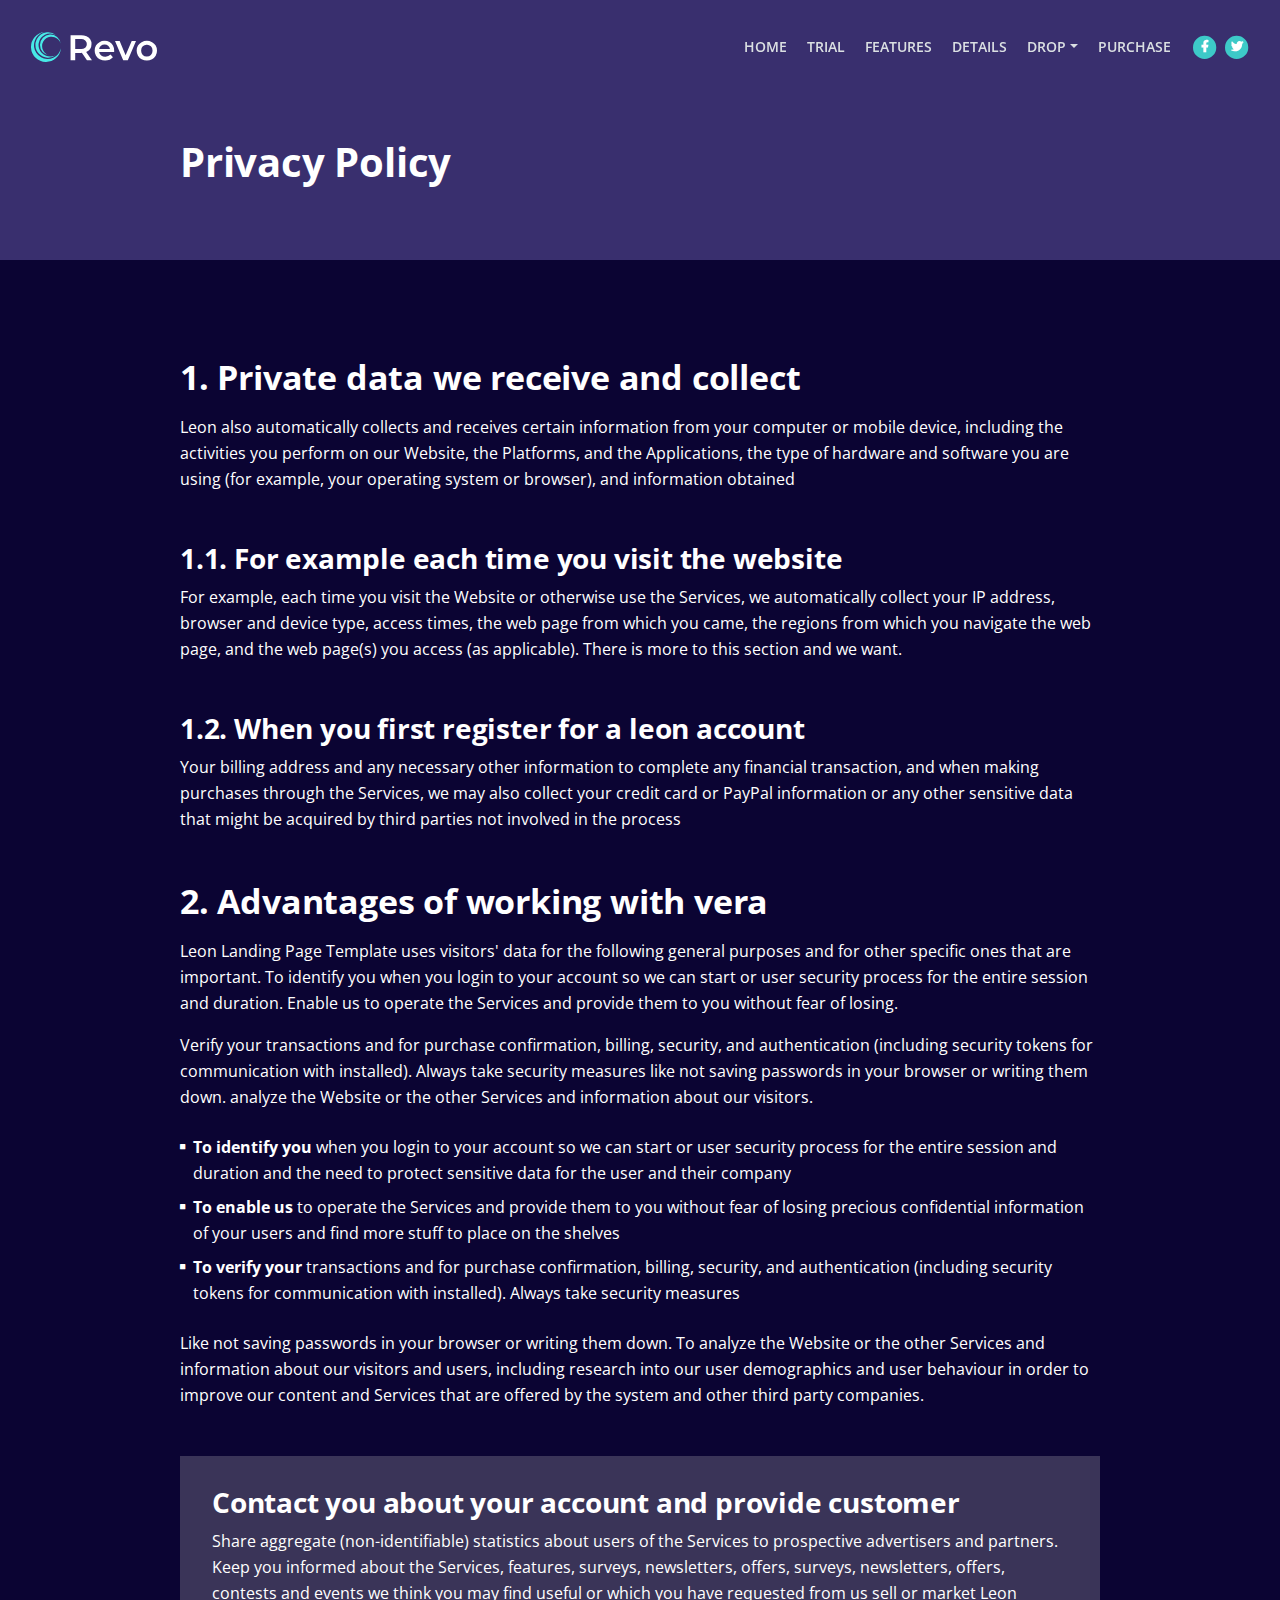
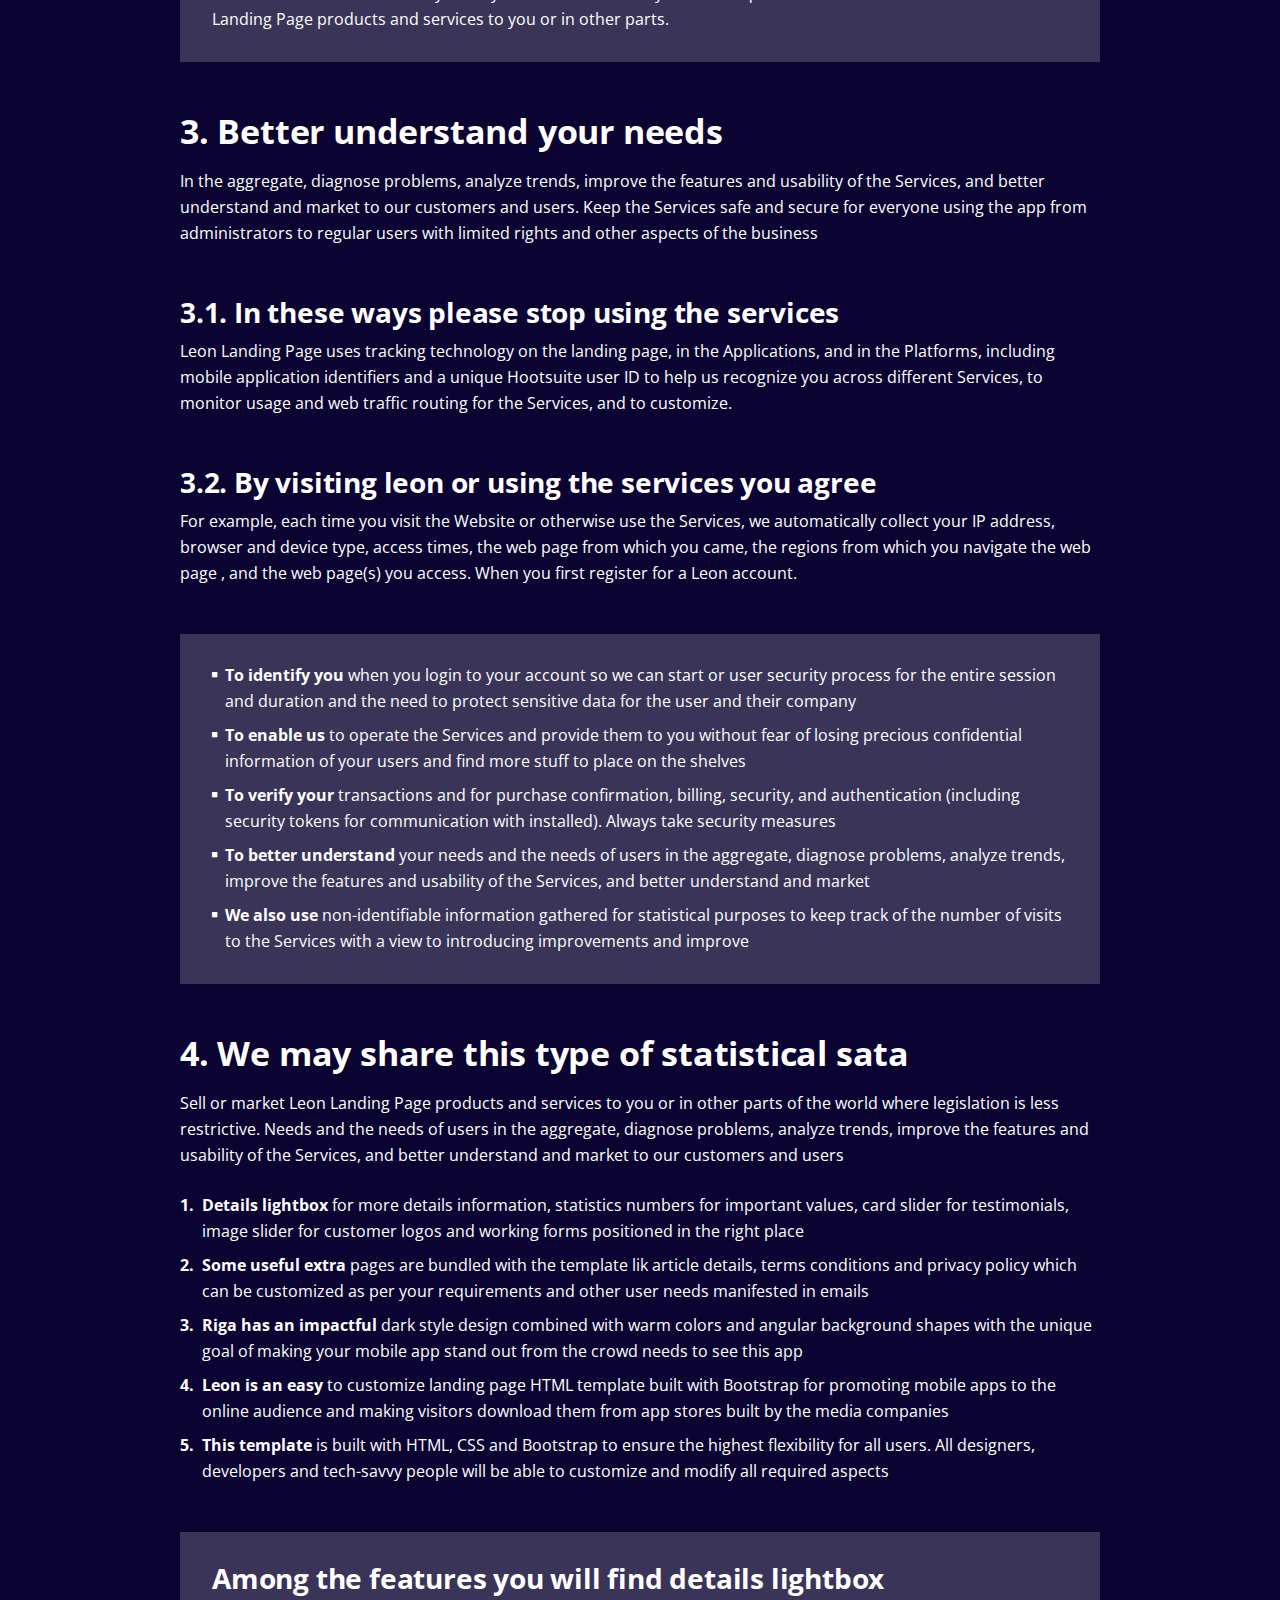
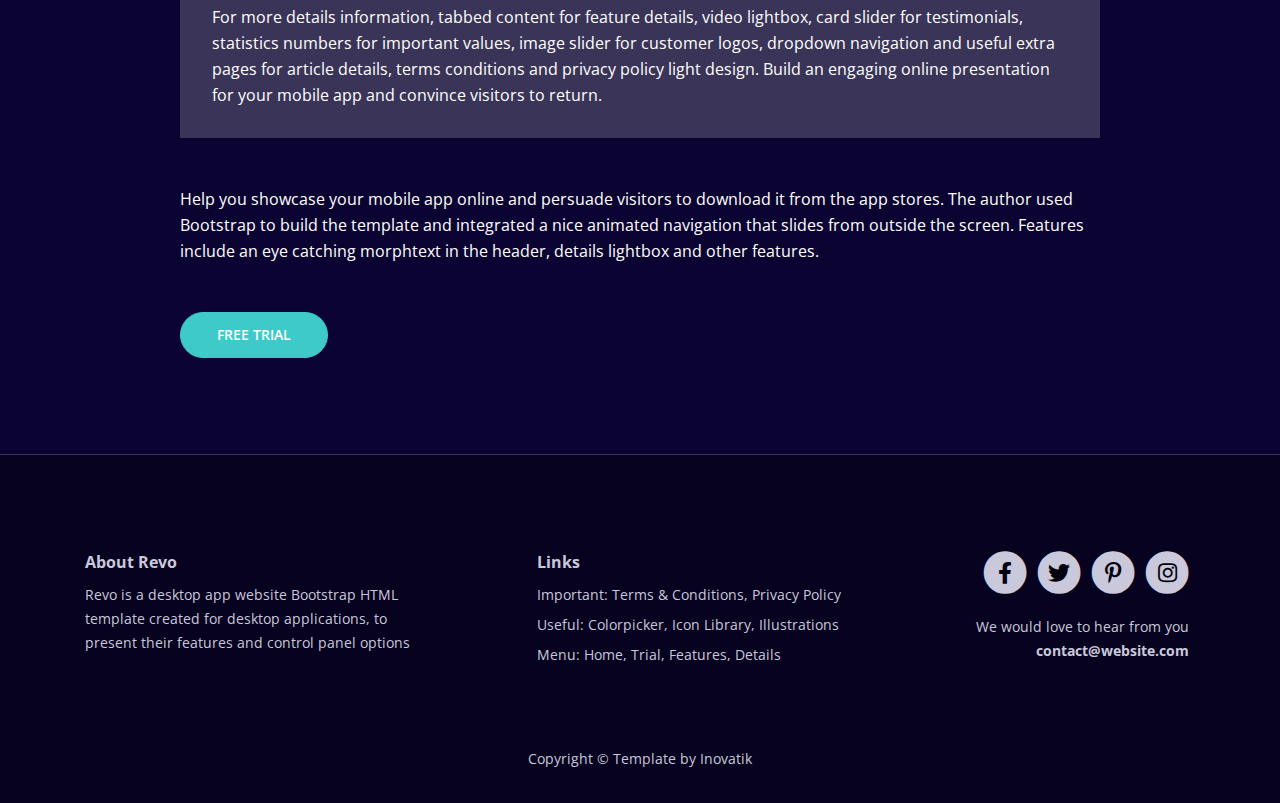
<file: privacy.html>
<!DOCTYPE html>
<html lang="en">
<head>
    <meta charset="utf-8">
    <meta name="viewport" content="width=device-width, initial-scale=1, shrink-to-fit=no">
    
    <!-- SEO Meta Tags -->
    <meta name="description" content="Revo is a desktop app website Bootstrap HTML template created for desktop applications, to present their features and for persuading visitors to download the trial version">
    <meta name="author" content="Inovatik">

    <!-- OG Meta Tags to improve the way the post looks when you share the page on Facebook, Twitter, LinkedIn -->
	<meta property="og:site_name" content="" /> <!-- website name -->
	<meta property="og:site" content="" /> <!-- website link -->
	<meta property="og:title" content=""/> <!-- title shown in the actual shared post -->
	<meta property="og:description" content="" /> <!-- description shown in the actual shared post -->
	<meta property="og:image" content="" /> <!-- image link, make sure it's jpg -->
	<meta property="og:url" content="" /> <!-- where do you want your post to link to -->
	<meta name="twitter:card" content="summary_large_image"> <!-- to have large image post format in Twitter -->

    <!-- Webpage Title -->
    <title>Privacy Policy - Revo</title>
    
    <!-- Styles -->
    <link href="https://fonts.googleapis.com/css2?family=Open+Sans:ital,wght@0,400;0,600;0,700;1,400&display=swap" rel="stylesheet">
    <link href="css/bootstrap.css" rel="stylesheet">
    <link href="css/fontawesome-all.css" rel="stylesheet">
    <link href="css/swiper.css" rel="stylesheet">
	<link href="css/magnific-popup.css" rel="stylesheet">
	<link href="css/styles.css" rel="stylesheet">
	
	<!-- Favicon  -->
    <link rel="icon" href="images/favicon.png">
</head>
<body data-spy="scroll" data-target=".fixed-top">
    
    <!-- Navigation -->
    <nav class="navbar navbar-expand-lg fixed-top navbar-dark">
        <div class="container">
            
            <!-- Text Logo - Use this if you don't have a graphic logo -->
            <!-- <a class="navbar-brand logo-text page-scroll" href="index.html">Revo</a> -->

            <!-- Image Logo -->
            <a class="navbar-brand logo-image" href="index.html"><img src="images/logo.svg" alt="alternative"></a> 

            <button class="navbar-toggler p-0 border-0" type="button" data-toggle="offcanvas">
                <span class="navbar-toggler-icon"></span>
            </button>

            <div class="navbar-collapse offcanvas-collapse" id="navbarsExampleDefault">
                <ul class="navbar-nav ml-auto">
                    <li class="nav-item">
                        <a class="nav-link page-scroll" href="index.html#header">HOME <span class="sr-only">(current)</span></a>
                    </li>
                    <li class="nav-item">
                        <a class="nav-link page-scroll" href="index.html#registration">TRIAL</a>
                    </li>
                    <li class="nav-item">
                        <a class="nav-link page-scroll" href="index.html#features">FEATURES</a>
                    </li>
                    <li class="nav-item">
                        <a class="nav-link page-scroll" href="index.html#details">DETAILS</a>
                    </li>
                    <li class="nav-item dropdown">
                        <a class="nav-link dropdown-toggle" href="#" id="dropdown01" data-toggle="dropdown" aria-haspopup="true" aria-expanded="false">DROP</a>
                        <div class="dropdown-menu" aria-labelledby="dropdown01">
                            <a class="dropdown-item page-scroll" href="article.html">ARTICLE DETAILS</a>
                            <div class="dropdown-divider"></div>
                            <a class="dropdown-item page-scroll" href="terms.html">TERMS CONDITIONS</a>
                            <div class="dropdown-divider"></div>
                            <a class="dropdown-item page-scroll" href="privacy.html">PRIVACY POLICY</a>
                        </div>
                    </li>
                    <li class="nav-item">
                        <a class="nav-link page-scroll" href="index.html#purchase">PURCHASE</a>
                    </li>
                </ul>
                <span class="nav-item social-icons">
                    <span class="fa-stack">
                        <a href="#your-link">
                            <i class="fas fa-circle fa-stack-2x"></i>
                            <i class="fab fa-facebook-f fa-stack-1x"></i>
                        </a>
                    </span>
                    <span class="fa-stack">
                        <a href="#your-link">
                            <i class="fas fa-circle fa-stack-2x"></i>
                            <i class="fab fa-twitter fa-stack-1x"></i>
                        </a>
                    </span>
                </span>
            </div> <!-- end of navbar-collapse -->
        </div> <!-- end of container -->
    </nav> <!-- end of navbar -->
    <!-- end of navigation -->


    <!-- Header -->
    <header class="ex-header bg-dark-blue">
        <div class="container">
            <div class="row">
                <div class="col-xl-10 offset-xl-1">
                    <h1>Privacy Policy</h1>
                </div> <!-- end of col -->
            </div> <!-- end of row -->
        </div> <!-- end of container -->
    </header> <!-- end of ex-header -->
    <!-- end of header -->


    <!-- Basic -->
    <div class="ex-basic-1 pt-5 pb-5 bg-dark-blue">
        <div class="container">
            <div class="row">
                <div class="col-xl-10 offset-xl-1">
                    <h2 class="mt-5 mb-3">1. Private data we receive and collect</h2>
                    <p class="mb-5">Leon also automatically collects and receives certain information from your computer or mobile device, including the activities you perform on our Website, the Platforms, and the Applications, the type of hardware and software you are using (for example, your operating system or browser), and information obtained</p>
                    <h3>1.1. For example each time you visit the website</h3>
                    <p class="mb-5">For example, each time you visit the Website or otherwise use the Services, we automatically collect your IP address, browser and device type, access times, the web page from which you came, the regions from which you navigate the web page, and the web page(s) you access (as applicable). There is more to this section and we want.</p>
                    <h3>1.2. When you first register for a leon account</h3>
                    <p class="mb-5">Your billing address and any necessary other information to complete any financial transaction, and when making purchases through the Services, we may also collect your credit card or PayPal information or any other sensitive data that might be acquired by third parties not involved in the process</p>
                    
                    <h2 class="mb-3">2. Advantages of working with vera</h2>
                    <p>Leon Landing Page Template uses visitors' data for the following general purposes and for other specific ones that are important. To identify you when you login to your account so we can start or user security process for the entire session and duration. Enable us to operate the Services and provide them to you without fear of losing.</p>
                    <p class="mb-4">Verify your transactions and for purchase confirmation, billing, security, and authentication (including security tokens for communication with installed). Always take security measures like not saving passwords in your browser or writing them down. analyze the Website or the other Services and information about our visitors.</p>
                    <ul class="list-unstyled li-space-lg mb-4">
                        <li class="media">
                            <i class="fas fa-square"></i>
                            <div class="media-body"><strong>To identify you</strong> when you login to your account so we can start or user security process for the entire session and duration and the need to protect sensitive data for the user and their company</div>
                        </li>
                        <li class="media">
                            <i class="fas fa-square"></i>
                            <div class="media-body"><strong>To enable us</strong> to operate the Services and provide them to you without fear of losing precious confidential information of your users and find more stuff to place on the shelves</div>
                        </li>
                        <li class="media">
                            <i class="fas fa-square"></i>
                            <div class="media-body"><strong>To verify your</strong> transactions and for purchase confirmation, billing, security, and authentication (including security tokens for communication with installed). Always take security measures</div>
                        </li>
                    </ul>
                    <p class="mb-5">Like not saving passwords in your browser or writing them down. To analyze the Website or the other Services and information about our visitors and users, including research into our user demographics and user behaviour in order to improve our content and Services that are offered by the system and other third party companies.</p>
                    <div class="text-box mb-5">
                        <h3>Contact you about your account and provide customer</h3>
                        <p>Share aggregate (non-identifiable) statistics about users of the Services to prospective advertisers and partners. Keep you informed about the Services, features, surveys, newsletters, offers, surveys, newsletters, offers, contests and events we think you may find useful or which you have requested from us sell or market Leon Landing Page products and services to you or in other parts.</p>
                    </div> <!-- end of text-box -->
                    
                    <h2 class="mb-3">3. Better understand your needs</h2>
                    <p class="mb-5"> In the aggregate, diagnose problems, analyze trends, improve the features and usability of the Services, and better understand and market to our customers and users. Keep the Services safe and secure for everyone using the app from administrators to regular users with limited rights and other aspects of the business</p>
                    <h3>3.1. In these ways please stop using the services</h3>
                    <p class="mb-5">Leon Landing Page uses tracking technology on the landing page, in the Applications, and in the Platforms, including mobile application identifiers and a unique Hootsuite user ID to help us recognize you across different Services, to monitor usage and web traffic routing for the Services, and to customize.</p>
                    <h3>3.2. By visiting leon or using the services you agree</h3>
                    <p class="mb-5">For example, each time you visit the Website or otherwise use the Services, we automatically collect your IP address, browser and device type, access times, the web page from which you came, the regions from which you navigate the web page , and the web page(s) you access. When you first register for a Leon account.</p>
                    <div class="text-box mb-5">
                        <ul class="list-unstyled li-space-lg">
                            <li class="media">
                                <i class="fas fa-square"></i>
                                <div class="media-body"><strong>To identify you</strong> when you login to your account so we can start or user security process for the entire session and duration and the need to protect sensitive data for the user and their company</div>
                            </li>
                            <li class="media">
                                <i class="fas fa-square"></i>
                                <div class="media-body"><strong>To enable us</strong> to operate the Services and provide them to you without fear of losing precious confidential information of your users and find more stuff to place on the shelves</div>
                            </li>
                            <li class="media">
                                <i class="fas fa-square"></i>
                                <div class="media-body"><strong>To verify your</strong> transactions and for purchase confirmation, billing, security, and authentication (including security tokens for communication with installed). Always take security measures</div>
                            </li>
                            <li class="media">
                                <i class="fas fa-square"></i>
                                <div class="media-body"><strong>To better understand</strong> your needs and the needs of users in the aggregate, diagnose problems, analyze trends, improve the features and usability of the Services, and better understand and market</div>
                            </li>
                            <li class="media">
                                <i class="fas fa-square"></i>
                                <div class="media-body"><strong>We also use</strong> non-identifiable information gathered for statistical purposes to keep track of the number of visits to the Services with a view to introducing improvements and improve</div>
                            </li>
                        </ul>
                    </div> <!-- end of text-box -->
                    
                    <h2 class="mb-3">4. We may share this type of statistical sata</h2>
                    <p class="mb-4">Sell or market Leon Landing Page products and services to you or in other parts of the world where legislation is less restrictive. Needs and the needs of users in the aggregate, diagnose problems, analyze trends, improve the features and usability of the Services, and better understand and market to our customers and users</p>
                    <ul class="list-unstyled li-space-lg mb-5">
                        <li class="media">
                            <strong>1.</strong>
                            <div class="media-body"><strong>Details lightbox</strong> for more details information, statistics numbers for important values, card slider for testimonials, image slider for customer logos and working forms positioned in the right place</div>
                        </li>
                        <li class="media">
                            <strong>2.</strong>
                            <div class="media-body"><strong>Some useful extra</strong> pages are bundled with the template lik article details, terms conditions and privacy policy which can be customized as per your requirements and other user needs manifested in emails</div>
                        </li>
                        <li class="media">
                            <strong>3.</strong>
                            <div class="media-body"><strong>Riga has an impactful</strong> dark style design combined with warm colors and angular background shapes with the unique goal of making your mobile app stand out from the crowd needs to see this app</div>
                        </li>
                        <li class="media">
                            <strong>4.</strong>
                            <div class="media-body"><strong>Leon is an easy</strong> to customize landing page HTML template built with Bootstrap for promoting mobile apps to the online audience and making visitors download them from app stores built by the media companies</div>
                        </li>
                        <li class="media">
                            <strong>5.</strong>
                            <div class="media-body"><strong>This template</strong> is built with HTML, CSS and Bootstrap to ensure the highest flexibility for all users. All designers, developers and tech-savvy people will be able to customize and modify all required aspects</div>
                        </li>
                    </ul>
                    
                    <div class="text-box mb-5">
                        <h3>Among the features you will find details lightbox</h3>
                        <p>For more details information, tabbed content for feature details, video lightbox, card slider for testimonials, statistics numbers for important values, image slider for customer logos, dropdown navigation and useful extra pages for article details, terms conditions and privacy policy light design. Build an engaging online presentation for your mobile app and convince visitors to return.</p>
                    </div> <!-- end of text-box -->
                    <p class="mb-5">Help you showcase your mobile app online and persuade visitors to download it from the app stores. The author used Bootstrap to build the template and integrated a nice animated navigation that slides from outside the screen. Features include an eye catching morphtext in the header, details lightbox and other features.</p>
                    
                    <a class="btn-solid-reg mb-5" href="index.html#registration">FREE TRIAL</a>
                </div> <!-- end of col -->
            </div> <!-- end of row -->
        </div> <!-- end of container -->
    </div> <!-- end of ex-basic-1 -->
    <!-- end of basic -->


    <!-- Footer -->
    <div class="footer">
        <div class="container">
            <div class="row">
                <div class="col-lg-12">
                    <div class="footer-col first">
                        <h6>About Revo</h6>
                        <p class="p-small">Revo is a desktop app website Bootstrap HTML template created for desktop applications, to present their features and control panel options</p>
                    </div> <!-- end of footer-col -->
                    <div class="footer-col second">
                        <h6>Links</h6>
                        <ul class="list-unstyled li-space-lg p-small">
                            <li>Important: <a href="terms.html">Terms & Conditions</a>, <a href="privacy.html">Privacy Policy</a></li>
                            <li>Useful: <a href="#">Colorpicker</a>, <a href="#">Icon Library</a>, <a href="#">Illustrations</a></li>
                            <li>Menu: <a class="page-scroll" href="#header">Home</a>, <a class="page-scroll" href="#registration">Trial</a>, <a class="page-scroll" href="#features">Features</a>, <a class="page-scroll" href="#details">Details</a></li>
                        </ul>
                    </div> <!-- end of footer-col -->
                    <div class="footer-col third">
                        <span class="fa-stack">
                            <a href="#your-link">
                                <i class="fas fa-circle fa-stack-2x"></i>
                                <i class="fab fa-facebook-f fa-stack-1x"></i>
                            </a>
                        </span>
                        <span class="fa-stack">
                            <a href="#your-link">
                                <i class="fas fa-circle fa-stack-2x"></i>
                                <i class="fab fa-twitter fa-stack-1x"></i>
                            </a>
                        </span>
                        <span class="fa-stack">
                            <a href="#your-link">
                                <i class="fas fa-circle fa-stack-2x"></i>
                                <i class="fab fa-pinterest-p fa-stack-1x"></i>
                            </a>
                        </span>
                        <span class="fa-stack">
                            <a href="#your-link">
                                <i class="fas fa-circle fa-stack-2x"></i>
                                <i class="fab fa-instagram fa-stack-1x"></i>
                            </a>
                        </span>
                        <p class="p-small">We would love to hear from you <a href="mailto:contact@website.com"><strong>contact@website.com</strong></a></p>
                    </div> <!-- end of footer-col -->
                </div> <!-- end of col -->
            </div> <!-- end of row -->
        </div> <!-- end of container -->
    </div> <!-- end of footer -->  
    <!-- end of footer -->


    <!-- Copyright -->
    <div class="copyright">
        <div class="container">
            <div class="row">
                <div class="col-lg-12">
                    <p class="p-small">Copyright © <a href="https://inovatik.com">Template by Inovatik</a></p>
                </div> <!-- end of col -->
            </div> <!-- enf of row -->
        </div> <!-- end of container -->
    </div> <!-- end of copyright --> 
    <!-- end of copyright -->
    
    	
    <!-- Scripts -->
    <script src="js/jquery.min.js"></script> <!-- jQuery for Bootstrap's JavaScript plugins -->
    <script src="js/bootstrap.min.js"></script> <!-- Bootstrap framework -->
    <script src="js/jquery.easing.min.js"></script> <!-- jQuery Easing for smooth scrolling between anchors -->
    <script src="js/swiper.min.js"></script> <!-- Swiper for image and text sliders -->
    <script src="js/jquery.magnific-popup.js"></script> <!-- Magnific Popup for lightboxes -->
    <script src="js/scripts.js"></script> <!-- Custom scripts -->
</body>
</html>
</file>
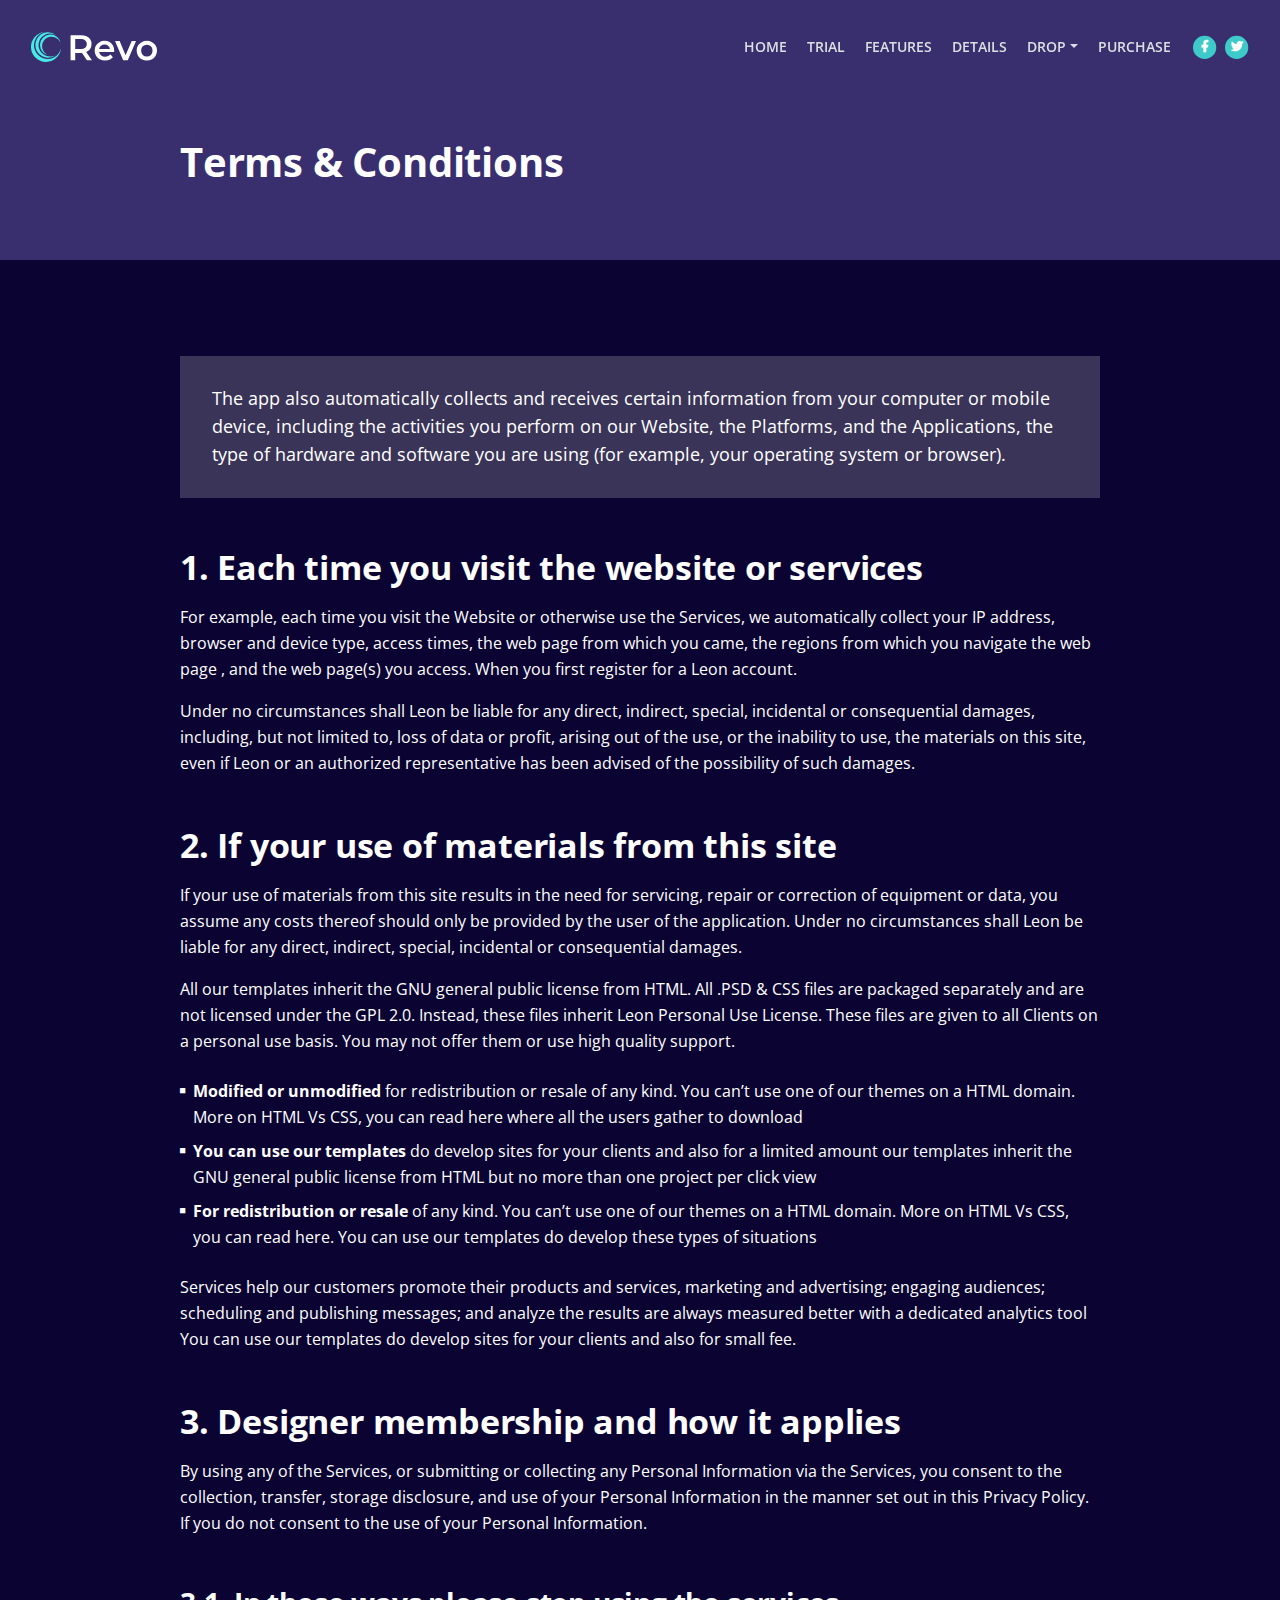
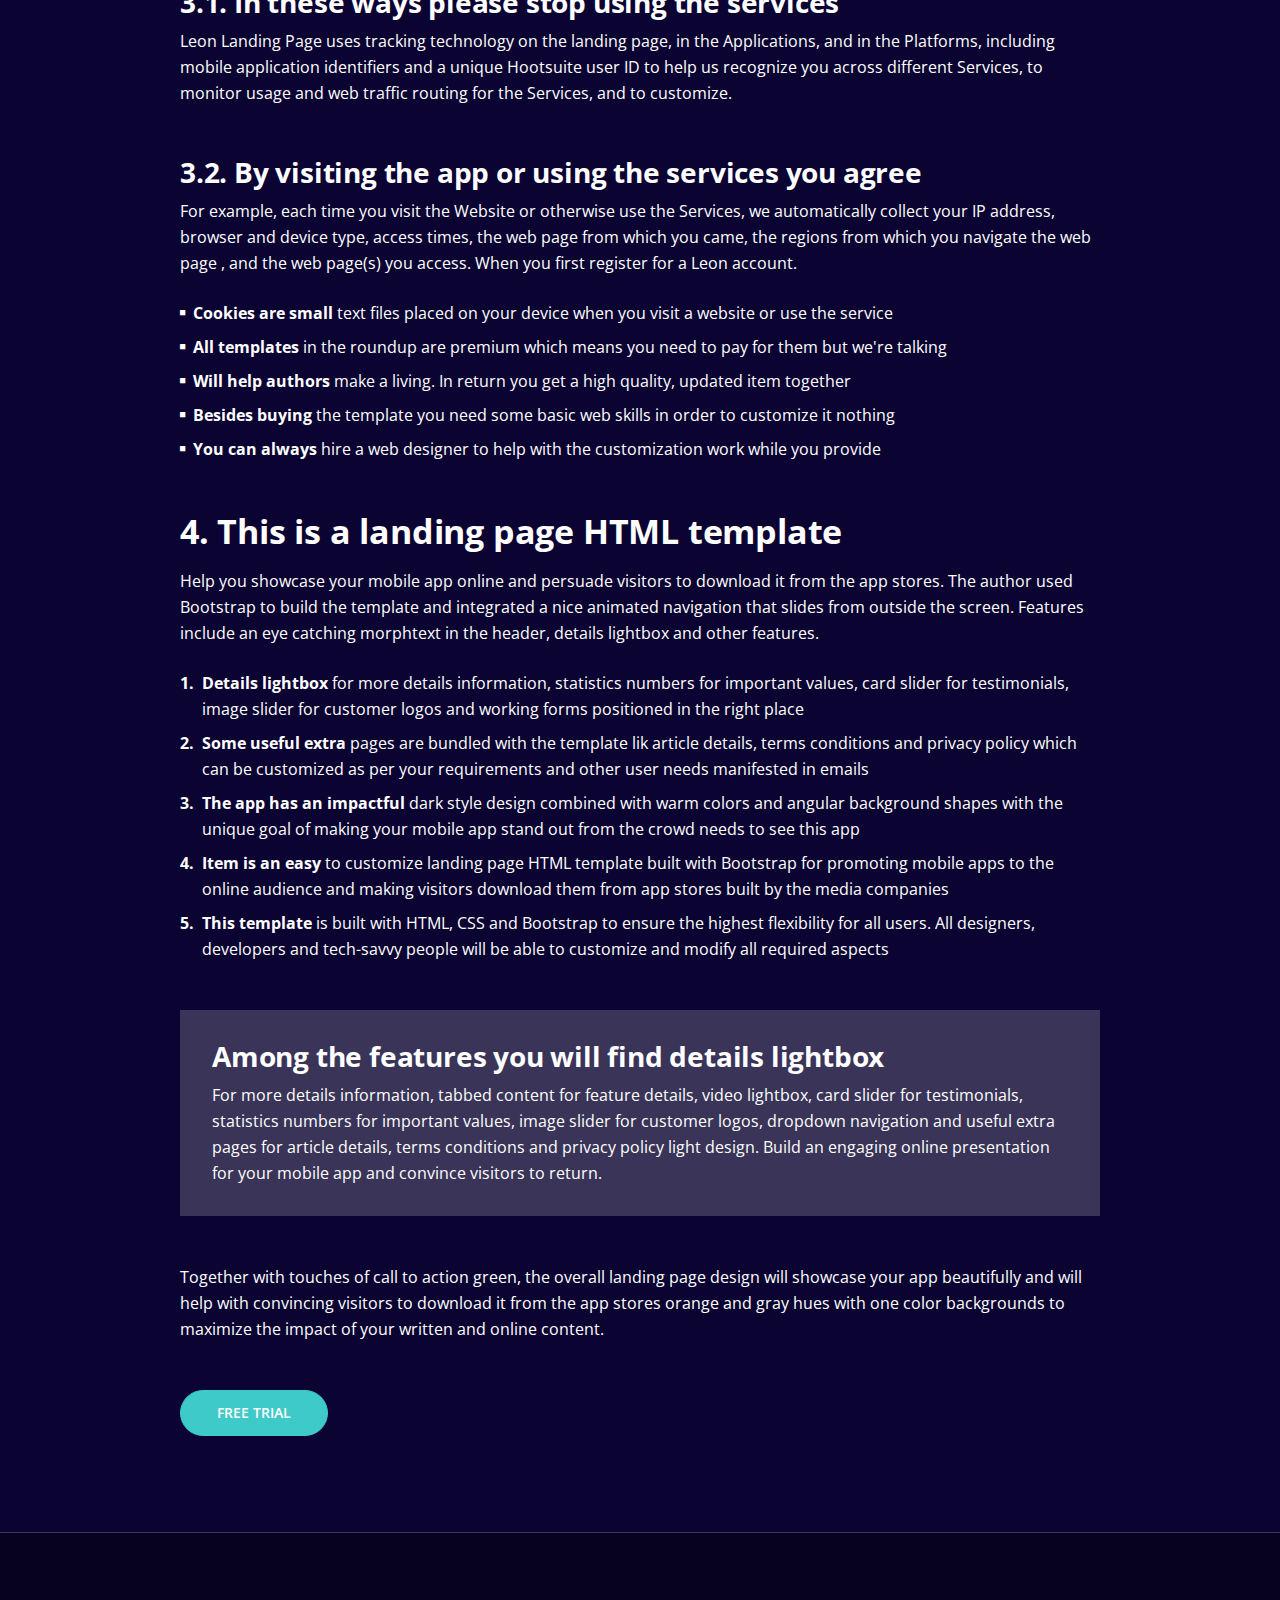
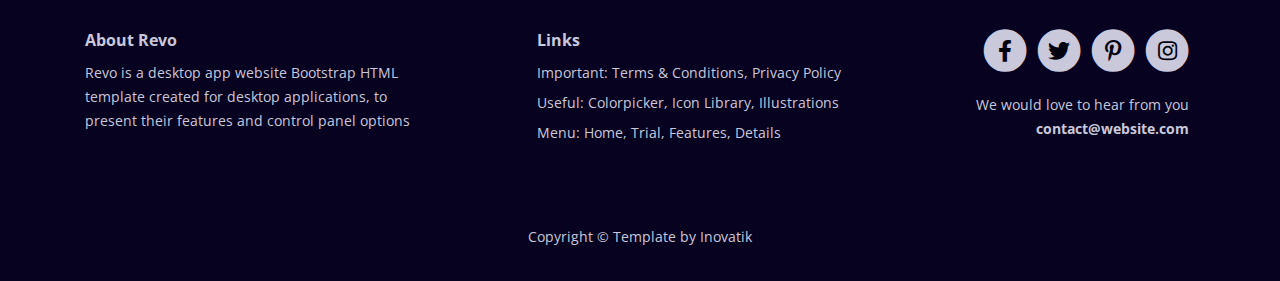
<file: terms.html>
<!DOCTYPE html>
<html lang="en">
<head>
    <meta charset="utf-8">
    <meta name="viewport" content="width=device-width, initial-scale=1, shrink-to-fit=no">
    
    <!-- SEO Meta Tags -->
    <meta name="description" content="Revo is a desktop app website Bootstrap HTML template created for desktop applications, to present their features and for persuading visitors to download the trial version">
    <meta name="author" content="Inovatik">

    <!-- OG Meta Tags to improve the way the post looks when you share the page on Facebook, Twitter, LinkedIn -->
	<meta property="og:site_name" content="" /> <!-- website name -->
	<meta property="og:site" content="" /> <!-- website link -->
	<meta property="og:title" content=""/> <!-- title shown in the actual shared post -->
	<meta property="og:description" content="" /> <!-- description shown in the actual shared post -->
	<meta property="og:image" content="" /> <!-- image link, make sure it's jpg -->
	<meta property="og:url" content="" /> <!-- where do you want your post to link to -->
	<meta name="twitter:card" content="summary_large_image"> <!-- to have large image post format in Twitter -->

    <!-- Webpage Title -->
    <title>Terms & Conditions - Revo</title>
    
    <!-- Styles -->
    <link href="https://fonts.googleapis.com/css2?family=Open+Sans:ital,wght@0,400;0,600;0,700;1,400&display=swap" rel="stylesheet">
    <link href="css/bootstrap.css" rel="stylesheet">
    <link href="css/fontawesome-all.css" rel="stylesheet">
    <link href="css/swiper.css" rel="stylesheet">
	<link href="css/magnific-popup.css" rel="stylesheet">
	<link href="css/styles.css" rel="stylesheet">
	
	<!-- Favicon  -->
    <link rel="icon" href="images/favicon.png">
</head>
<body data-spy="scroll" data-target=".fixed-top">
    
    <!-- Navigation -->
    <nav class="navbar navbar-expand-lg fixed-top navbar-dark">
        <div class="container">
            
            <!-- Text Logo - Use this if you don't have a graphic logo -->
            <!-- <a class="navbar-brand logo-text page-scroll" href="index.html">Revo</a> -->

            <!-- Image Logo -->
            <a class="navbar-brand logo-image" href="index.html"><img src="images/logo.svg" alt="alternative"></a> 

            <button class="navbar-toggler p-0 border-0" type="button" data-toggle="offcanvas">
                <span class="navbar-toggler-icon"></span>
            </button>

            <div class="navbar-collapse offcanvas-collapse" id="navbarsExampleDefault">
                <ul class="navbar-nav ml-auto">
                    <li class="nav-item">
                        <a class="nav-link page-scroll" href="index.html#header">HOME <span class="sr-only">(current)</span></a>
                    </li>
                    <li class="nav-item">
                        <a class="nav-link page-scroll" href="index.html#registration">TRIAL</a>
                    </li>
                    <li class="nav-item">
                        <a class="nav-link page-scroll" href="index.html#features">FEATURES</a>
                    </li>
                    <li class="nav-item">
                        <a class="nav-link page-scroll" href="index.html#details">DETAILS</a>
                    </li>
                    <li class="nav-item dropdown">
                        <a class="nav-link dropdown-toggle" href="#" id="dropdown01" data-toggle="dropdown" aria-haspopup="true" aria-expanded="false">DROP</a>
                        <div class="dropdown-menu" aria-labelledby="dropdown01">
                            <a class="dropdown-item page-scroll" href="article.html">ARTICLE DETAILS</a>
                            <div class="dropdown-divider"></div>
                            <a class="dropdown-item page-scroll" href="terms.html">TERMS CONDITIONS</a>
                            <div class="dropdown-divider"></div>
                            <a class="dropdown-item page-scroll" href="privacy.html">PRIVACY POLICY</a>
                        </div>
                    </li>
                    <li class="nav-item">
                        <a class="nav-link page-scroll" href="index.html#purchase">PURCHASE</a>
                    </li>
                </ul>
                <span class="nav-item social-icons">
                    <span class="fa-stack">
                        <a href="#your-link">
                            <i class="fas fa-circle fa-stack-2x"></i>
                            <i class="fab fa-facebook-f fa-stack-1x"></i>
                        </a>
                    </span>
                    <span class="fa-stack">
                        <a href="#your-link">
                            <i class="fas fa-circle fa-stack-2x"></i>
                            <i class="fab fa-twitter fa-stack-1x"></i>
                        </a>
                    </span>
                </span>
            </div> <!-- end of navbar-collapse -->
        </div> <!-- end of container -->
    </nav> <!-- end of navbar -->
    <!-- end of navigation -->


    <!-- Header -->
    <header class="ex-header bg-dark-blue">
        <div class="container">
            <div class="row">
                <div class="col-xl-10 offset-xl-1">
                    <h1>Terms & Conditions</h1>
                </div> <!-- end of col -->
            </div> <!-- end of row -->
        </div> <!-- end of container -->
    </header> <!-- end of ex-header -->
    <!-- end of header -->


    <!-- Basic -->
    <div class="ex-basic-1 pt-5 pb-5 bg-dark-blue">
        <div class="container">
            <div class="row">
                <div class="col-xl-10 offset-xl-1">
                    <div class="text-box mt-5 mb-5">
                        <p class="p-large">The app also automatically collects and receives certain information from your computer or mobile device, including the activities you perform on our Website, the Platforms, and the Applications, the type of hardware and software you are using (for example, your operating system or browser).</p>
                    </div> <!-- end of text-box -->

                    <h2 class="mb-3">1. Each time you visit the website or services</h2>
                    <p>For example, each time you visit the Website or otherwise use the Services, we automatically collect your IP address, browser and device type, access times, the web page from which you came, the regions from which you navigate the web page , and the web page(s) you access. When you first register for a Leon account.</p>
                    <p class="mb-5">Under no circumstances shall Leon be liable for any direct, indirect, special, incidental or consequential damages, including, but not limited to, loss of data or profit, arising out of the use, or the inability to use, the materials on this site, even if Leon or an authorized representative has been advised of the possibility of such damages.</p>

                    <h2 class="mb-3">2. If your use of materials from this site</h2>
                    <p>If your use of materials from this site results in the need for servicing, repair or correction of equipment or data, you assume any costs thereof should only be provided by the user of the application. Under no circumstances shall Leon be liable for any direct, indirect, special, incidental or consequential damages.</p>
                    <p class="mb-4">All our templates inherit the GNU general public license from HTML. All .PSD & CSS files are packaged separately and are not licensed under the GPL 2.0. Instead, these files inherit Leon Personal Use License. These files are given to all Clients on a personal use basis. You may not offer them or use high quality support.</p>
                    <ul class="list-unstyled li-space-lg mb-4">
                        <li class="media">
                            <i class="fas fa-square"></i>
                            <div class="media-body"><strong>Modified or unmodified</strong> for redistribution or resale of any kind. You can’t use one of our themes on a HTML domain. More on HTML Vs CSS, you can read here where all the users gather to download</div>
                        </li>
                        <li class="media">
                            <i class="fas fa-square"></i>
                            <div class="media-body"><strong>You can use our templates</strong>  do develop sites for your clients and also for a limited amount our templates inherit the GNU general public license from HTML but no more than one project per click view</div>
                        </li>
                        <li class="media">
                            <i class="fas fa-square"></i>
                            <div class="media-body"><strong>For redistribution or resale</strong> of any kind. You can’t use one of our themes on a HTML domain. More on HTML Vs CSS, you can read here. You can use our templates do develop these types of situations</div>
                        </li>
                    </ul>
                    <p class="mb-5">Services help our customers promote their products and services, marketing and advertising; engaging audiences; scheduling and publishing messages; and analyze the results are always measured better with a dedicated analytics tool You can use our templates do develop sites for your clients and also for small fee.</p>

                    <h2 class="mb-3">3. Designer membership and how it applies</h2>
                    <p class="mb-5">By using any of the Services, or submitting or collecting any Personal Information via the Services, you consent to the collection, transfer, storage disclosure, and use of your Personal Information in the manner set out in this Privacy Policy. If you do not consent to the use of your Personal Information.</p>
                    <h3>3.1. In these ways please stop using the services</h3>
                    <p class="mb-5">Leon Landing Page uses tracking technology on the landing page, in the Applications, and in the Platforms, including mobile application identifiers and a unique Hootsuite user ID to help us recognize you across different Services, to monitor usage and web traffic routing for the Services, and to customize.</p>
                    <h3>3.2. By visiting the app or using the services you agree</h3>
                    <p class="mb-4">For example, each time you visit the Website or otherwise use the Services, we automatically collect your IP address, browser and device type, access times, the web page from which you came, the regions from which you navigate the web page , and the web page(s) you access. When you first register for a Leon account.</p>
                    <ul class="list-unstyled li-space-lg mb-5">
                        <li class="media">
                            <i class="fas fa-square"></i>
                            <div class="media-body"><strong>Cookies are small</strong> text files placed on your device when you visit a website or use the service</div>
                        </li>
                        <li class="media">
                            <i class="fas fa-square"></i>
                            <div class="media-body"><strong>All templates</strong> in the roundup are premium which means you need to pay for them but we're talking</div>
                        </li>
                        <li class="media">
                            <i class="fas fa-square"></i>
                            <div class="media-body"><strong>Will help authors </strong> make a living. In return you get a high quality, updated item together</div>
                        </li>
                        <li class="media">
                            <i class="fas fa-square"></i>
                            <div class="media-body"><strong>Besides buying</strong> the template you need some basic web skills in order to customize it nothing</div>
                        </li>
                        <li class="media">
                            <i class="fas fa-square"></i>
                            <div class="media-body"><strong>You can always</strong> hire a web designer to help with the customization work while you provide</div>
                        </li>
                    </ul>
                    
                    <h2 class="mb-3">4. This is a landing page HTML template</h2>
                    <p class="mb-4">Help you showcase your mobile app online and persuade visitors to download it from the app stores. The author used Bootstrap to build the template and integrated a nice animated navigation that slides from outside the screen. Features include an eye catching morphtext in the header, details lightbox and other features.</p>
                    <ul class="list-unstyled li-space-lg mb-5">
                        <li class="media">
                            <strong>1.</strong>
                            <div class="media-body"><strong>Details lightbox</strong> for more details information, statistics numbers for important values, card slider for testimonials, image slider for customer logos and working forms positioned in the right place</div>
                        </li>
                        <li class="media">
                            <strong>2.</strong>
                            <div class="media-body"><strong>Some useful extra</strong> pages are bundled with the template lik article details, terms conditions and privacy policy which can be customized as per your requirements and other user needs manifested in emails</div>
                        </li>
                        <li class="media">
                            <strong>3.</strong>
                            <div class="media-body"><strong>The app has an impactful</strong> dark style design combined with warm colors and angular background shapes with the unique goal of making your mobile app stand out from the crowd needs to see this app</div>
                        </li>
                        <li class="media">
                            <strong>4.</strong>
                            <div class="media-body"><strong>Item is an easy</strong> to customize landing page HTML template built with Bootstrap for promoting mobile apps to the online audience and making visitors download them from app stores built by the media companies</div>
                        </li>
                        <li class="media">
                            <strong>5.</strong>
                            <div class="media-body"><strong>This template</strong> is built with HTML, CSS and Bootstrap to ensure the highest flexibility for all users. All designers, developers and tech-savvy people will be able to customize and modify all required aspects</div>
                        </li>
                    </ul>
                    
                    <div class="text-box mb-5">
                        <h3>Among the features you will find details lightbox</h3>
                        <p>For more details information, tabbed content for feature details, video lightbox, card slider for testimonials, statistics numbers for important values, image slider for customer logos, dropdown navigation and useful extra pages for article details, terms conditions and privacy policy light design. Build an engaging online presentation for your mobile app and convince visitors to return.</p>
                    </div> <!-- end of text-box -->
                    <p class="mb-5">Together with touches of call to action green, the overall landing page design will showcase your app beautifully and will help with convincing visitors to download it from the app stores orange and gray hues with one color backgrounds to maximize the impact of your written and online content.</p>
                    
                    <a class="btn-solid-reg mb-5" href="index.html#registration">FREE TRIAL</a>
                </div> <!-- end of col -->
            </div> <!-- end of row -->
        </div> <!-- end of container -->
    </div> <!-- end of ex-basic-1 -->
    <!-- end of basic -->


    <!-- Footer -->
    <div class="footer">
        <div class="container">
            <div class="row">
                <div class="col-lg-12">
                    <div class="footer-col first">
                        <h6>About Revo</h6>
                        <p class="p-small">Revo is a desktop app website Bootstrap HTML template created for desktop applications, to present their features and control panel options</p>
                    </div> <!-- end of footer-col -->
                    <div class="footer-col second">
                        <h6>Links</h6>
                        <ul class="list-unstyled li-space-lg p-small">
                            <li>Important: <a href="terms.html">Terms & Conditions</a>, <a href="privacy.html">Privacy Policy</a></li>
                            <li>Useful: <a href="#">Colorpicker</a>, <a href="#">Icon Library</a>, <a href="#">Illustrations</a></li>
                            <li>Menu: <a class="page-scroll" href="#header">Home</a>, <a class="page-scroll" href="#registration">Trial</a>, <a class="page-scroll" href="#features">Features</a>, <a class="page-scroll" href="#details">Details</a></li>
                        </ul>
                    </div> <!-- end of footer-col -->
                    <div class="footer-col third">
                        <span class="fa-stack">
                            <a href="#your-link">
                                <i class="fas fa-circle fa-stack-2x"></i>
                                <i class="fab fa-facebook-f fa-stack-1x"></i>
                            </a>
                        </span>
                        <span class="fa-stack">
                            <a href="#your-link">
                                <i class="fas fa-circle fa-stack-2x"></i>
                                <i class="fab fa-twitter fa-stack-1x"></i>
                            </a>
                        </span>
                        <span class="fa-stack">
                            <a href="#your-link">
                                <i class="fas fa-circle fa-stack-2x"></i>
                                <i class="fab fa-pinterest-p fa-stack-1x"></i>
                            </a>
                        </span>
                        <span class="fa-stack">
                            <a href="#your-link">
                                <i class="fas fa-circle fa-stack-2x"></i>
                                <i class="fab fa-instagram fa-stack-1x"></i>
                            </a>
                        </span>
                        <p class="p-small">We would love to hear from you <a href="mailto:contact@website.com"><strong>contact@website.com</strong></a></p>
                    </div> <!-- end of footer-col -->
                </div> <!-- end of col -->
            </div> <!-- end of row -->
        </div> <!-- end of container -->
    </div> <!-- end of footer -->  
    <!-- end of footer -->


    <!-- Copyright -->
    <div class="copyright">
        <div class="container">
            <div class="row">
                <div class="col-lg-12">
                    <p class="p-small">Copyright © <a href="https://inovatik.com">Template by Inovatik</a></p>
                </div> <!-- end of col -->
            </div> <!-- enf of row -->
        </div> <!-- end of container -->
    </div> <!-- end of copyright --> 
    <!-- end of copyright -->
    
    	
    <!-- Scripts -->
    <script src="js/jquery.min.js"></script> <!-- jQuery for Bootstrap's JavaScript plugins -->
    <script src="js/bootstrap.min.js"></script> <!-- Bootstrap framework -->
    <script src="js/jquery.easing.min.js"></script> <!-- jQuery Easing for smooth scrolling between anchors -->
    <script src="js/swiper.min.js"></script> <!-- Swiper for image and text sliders -->
    <script src="js/jquery.magnific-popup.js"></script> <!-- Magnific Popup for lightboxes -->
    <script src="js/scripts.js"></script> <!-- Custom scripts -->
</body>
</html>
</file>
<file: css/styles.css>
/* Template: Revo Desktop App Website Bootstrap HTML Template
   Author: Inovatik
   Description: Master CSS file
*/

/*****************************************
Table Of Contents:

- General Styles
- Navigation
- Header
- Registration
- Features
- Details 1
- Details Lightbox
- Details 2
- Video 
- Testimonials
- Purchase
- Resources
- Footer
- Copyright
- Back To Top Button 
- Extra Pages
- Media Queries
******************************************/

/*****************************************
Colors:
- Backgrounds - dark blue #0b0433
- Backgrounds, navbar - dark gray #3a3458
- Buttons, bullets, icons - turquoise #3dcac8
******************************************/


/**************************/
/*     General Styles     */
/**************************/
body,
html {
    width: 100%;
	height: 100%;
}

body, p {
	color: #ffffff; 
	font: 400 1rem/1.625rem "Open Sans", sans-serif;
}

h1 {
	font-weight: 700;
	font-size: 2.5rem;
	line-height: 3.25rem;
	letter-spacing: -0.2px;
}

h2 {
	font-weight: 700;
	font-size: 2.125rem;
	line-height: 2.625rem;
	letter-spacing: -0.2px;
}

h3 {
	font-weight: 700;
	font-size: 1.75rem;
	line-height: 2.25rem;
	letter-spacing: -0.2px;
}

h4 {
	font-weight: 700;
	font-size: 1.5rem;
	line-height: 2rem;
	letter-spacing: -0.2px;	
}

h5 {
	font-weight: 700;
	font-size: 1.25rem;
	line-height: 1.625rem;
}

h6 {
	font-weight: 700;
	font-size: 1rem;
	line-height: 1.375rem;
}

.p-large {
	font-size: 1.125rem;
	line-height: 1.75rem;
}

.p-small {
	font-size: 0.875rem;
	line-height: 1.5rem;
}

.testimonial-text {
	font-style: italic;
}

.testimonial-author {
	font-weight: 700;
	font-size: 1rem;
	line-height: 1.5rem;
}

.li-space-lg li {
	margin-bottom: 0.5rem;
}

a {
	color: #ffffff;
	text-decoration: underline;
}

a:hover {
	color: #ffffff;
	text-decoration: underline;
}

.no-line {
	text-decoration: none;
}

.no-line:hover {
	text-decoration: none;
}

.turquoise {
	color: #3dcac8;
}

.white {
	color: #ffffff;
}

a.white:hover {
	color: #ffffff;
}

.bg-dark-blue {
	background-color: #0b0433;
}

.btn-solid-reg {
	display: inline-block;
	padding: 1.375rem 2.25rem 1.375rem 2.25rem;
	border: 1px solid #3dcac8;
	border-radius: 32px;
	background-color: #3dcac8;
	color: #ffffff;
	font-weight: 600;
	font-size: 0.875rem;
	line-height: 0;
	text-decoration: none;
	transition: all 0.2s;
}

.btn-solid-reg:hover {
	background-color: transparent;
	color: #3dcac8; /* needs to stay here because of the color property of a tag */
	text-decoration: none;
}

.btn-solid-lg {
	display: inline-block;
	padding: 1.625rem 2.625rem 1.625rem 2.625rem;
	border: 1px solid #3dcac8;
	border-radius: 32px;
	background-color: #3dcac8;
	color: #ffffff;
	font-weight: 600;
	font-size: 0.875rem;
	line-height: 0;
	text-decoration: none;
	transition: all 0.2s;
}

.btn-solid-lg:hover {
	background-color: transparent;
	color: #3dcac8; /* needs to stay here because of the color property of a tag */
	text-decoration: none;
}

.btn-outline-reg {
	display: inline-block;
	padding: 1.375rem 2.25rem 1.375rem 2.25rem;
	border: 1px solid #ffffff;
	border-radius: 32px;
	background-color: transparent;
	color: #ffffff;
	font-weight: 600;
	font-size: 0.875rem;
	line-height: 0;
	text-decoration: none;
	transition: all 0.2s;
}

.btn-outline-reg:hover {
	background-color: #ffffff;
	color: #0b0433;
	text-decoration: none;
}

.btn-outline-lg {
	display: inline-block;
	padding: 1.625rem 2.625rem 1.625rem 2.625rem;
	border: 1px solid #ffffff;
	border-radius: 32px;
	background-color: transparent;
	color: #ffffff;
	font-weight: 600;
	font-size: 0.875rem;
	line-height: 0;
	text-decoration: none;
	transition: all 0.2s;
}

.btn-outline-lg:hover {
	background-color: #ffffff;
	color: #0b0433;
	text-decoration: none;
}

.btn-outline-sm {
	display: inline-block;
	padding: 1rem 1.5rem 1rem 1.5rem;
	border: 1px solid #ffffff;
	border-radius: 32px;
	background-color: transparent;
	color: #ffffff;
	font-weight: 600;
	font-size: 0.875rem;
	line-height: 0;
	text-decoration: none;
	transition: all 0.2s;
}

.btn-outline-sm:hover {
	background-color: #ffffff;
	color: #0b0433;
	text-decoration: none;
}

.form-group {
	position: relative;
	margin-bottom: 1.25rem;
}

.label-control {
	position: absolute;
	top: 0.875rem;
	left: 1.375rem;
	color: #d5dce3;
	opacity: 1;
	font-size: 0.875rem;
	line-height: 1.5rem;
	cursor: text;
	transition: all 0.2s ease;
}

.form-control-input:focus + .label-control,
.form-control-input.notEmpty + .label-control,
.form-control-textarea:focus + .label-control,
.form-control-textarea.notEmpty + .label-control {
	top: 0.125rem;
	color: #d5dce3;
	opacity: 1;
	font-size: 0.75rem;
	font-weight: 700;
}

.form-control-input,
.form-control-select {
	display: block; /* needed for proper display of the label in Firefox, IE, Edge */
	width: 100%;
	padding-top: 1.125rem;
	padding-bottom: 0.125rem;
	padding-left: 1.25rem;
	border: 1px solid #5a547c;
	background-color: #3a3458;
	color: #ffffff;
	font-size: 0.875rem;
	line-height: 1.875rem;
	transition: all 0.2s;
	-webkit-appearance: none; /* removes inner shadow on form inputs on ios safari */
}

.form-control-select {
	padding-top: 0.5rem;
	padding-bottom: 0.5rem;
	height: 3.25rem;
	color: #7d838a;
}

select {
    /* you should keep these first rules in place to maintain cross-browser behavior */
    -webkit-appearance: none;
	-moz-appearance: none;
	-ms-appearance: none;
    -o-appearance: none;
    appearance: none;
    background-image: url('../images/down-arrow.png');
    background-position: 96% 50%;
    background-repeat: no-repeat;
    outline: none;
}

.form-control-textarea {
	display: block; /* used to eliminate a bottom gap difference between Chrome and IE/FF */
	width: 100%;
	height: 14rem; /* used instead of html rows to normalize height between Chrome and IE/FF */
	padding-top: 1.5rem;
	padding-left: 1.25rem;
	border: 1px solid #5a547c;
	background-color: #3a3458;
	color: #ffffff;
	font-size: 0.875rem;
	line-height: 1.5rem;
	transition: all 0.2s;
}

.form-control-input:focus,
.form-control-select:focus,
.form-control-textarea:focus {
	border: 1px solid #9791b9;
	outline: none; /* Removes blue border on focus */
}

.form-control-input:hover,
.form-control-select:hover,
.form-control-textarea:hover {
	border: 1px solid #9791b9;
}

.checkbox {
	font-size: 0.75rem;
	line-height: 1.25rem;
}

input[type='checkbox'] {
	vertical-align: -10%;
	margin-right: 0.5rem;
}

.form-control-submit-button {
	display: inline-block;
	width: 100%;
	height: 3.25rem;
	border: 1px solid #3dcac8;
	border-radius: 32px;
	background-color: #3dcac8;
	color: #ffffff;
	font-weight: 600;
	font-size: 0.875rem;
	line-height: 0;
	cursor: pointer;
	transition: all 0.2s;
}

.form-control-submit-button:hover {
	border: 1px solid #3dcac8;
	background-color: transparent;
	color: #3dcac8;
}

/* Fade-move Animation For Details Lightbox - Magnific Popup */
/* at start */
.my-mfp-slide-bottom .zoom-anim-dialog {
	opacity: 0;
	transition: all 0.2s ease-out;
	-webkit-transform: translateY(-1.25rem) perspective(37.5rem) rotateX(10deg);
	-ms-transform: translateY(-1.25rem) perspective(37.5rem) rotateX(10deg);
	transform: translateY(-1.25rem) perspective(37.5rem) rotateX(10deg);
}

/* animate in */
.my-mfp-slide-bottom.mfp-ready .zoom-anim-dialog {
	opacity: 1;
	-webkit-transform: translateY(0) perspective(37.5rem) rotateX(0); 
	-ms-transform: translateY(0) perspective(37.5rem) rotateX(0); 
	transform: translateY(0) perspective(37.5rem) rotateX(0); 
}

/* animate out */
.my-mfp-slide-bottom.mfp-removing .zoom-anim-dialog {
	opacity: 0;
	-webkit-transform: translateY(-0.625rem) perspective(37.5rem) rotateX(10deg); 
	-ms-transform: translateY(-0.625rem) perspective(37.5rem) rotateX(10deg); 
	transform: translateY(-0.625rem) perspective(37.5rem) rotateX(10deg); 
}

/* dark overlay, start state */
.my-mfp-slide-bottom.mfp-bg {
	opacity: 0;
	transition: opacity 0.2s ease-out;
}

/* animate in */
.my-mfp-slide-bottom.mfp-ready.mfp-bg {
	opacity: 0.8;
}
/* animate out */
.my-mfp-slide-bottom.mfp-removing.mfp-bg {
	opacity: 0;
}
/* end of fade-move animation for details lightbox - magnific popup */


/**********************/
/*     Navigation     */
/**********************/
.navbar {
	background-color: #3a3458;
	font-weight: 600;
	font-size: 0.875rem;
	line-height: 0.875rem;
	box-shadow: 0 3px 6px 0 rgba(0, 0, 0, 0.1);
}

.navbar .container {
	max-width: 1500px;
}

.navbar .navbar-brand {
	padding-top: 0.25rem;
	padding-bottom: 0.25rem;
}

.navbar .logo-image img {
    width: 126px;
	height: 30px;
}

.navbar .logo-text {
	color: #ffffff;
	font-weight: 700;
	font-size: 2rem;
	line-height: 1rem;
	text-decoration: none;
}

.offcanvas-collapse {
	position: fixed;
	top: 3.25rem; /* adjusts the height between the top of the page and the offcanvas menu */
	bottom: 0;
	left: 100%;
	width: 100%;
	padding-right: 1rem;
	padding-left: 1rem;
	overflow-y: auto;
	visibility: hidden;
	background-color: #3a3458;
	transition: visibility .3s ease-in-out, -webkit-transform .3s ease-in-out;
	transition: transform .3s ease-in-out, visibility .3s ease-in-out;
	transition: transform .3s ease-in-out, visibility .3s ease-in-out, -webkit-transform .3s ease-in-out;
}

.offcanvas-collapse.open {
	visibility: visible;
	-webkit-transform: translateX(-100%);
	transform: translateX(-100%);
}

.navbar .navbar-nav {
	margin-top: 0.75rem;
	margin-bottom: 0.5rem;
}

.navbar .nav-item .nav-link {
	padding-top: 0.625rem;
	padding-bottom: 0.625rem;
	color: #dadfe2;
	text-decoration: none;
	transition: all 0.2s ease;
}

.navbar .nav-item.dropdown.show .nav-link,
.navbar .nav-item .nav-link:hover,
.navbar .nav-item .nav-link.active {
	color: #3dcac8;
}

/* Dropdown Menu */
.navbar .dropdown .dropdown-menu {
	animation: fadeDropdown 0.2s; /* required for the fade animation */
}

@keyframes fadeDropdown {
    0% {
        opacity: 0;
    }

    100% {
        opacity: 1;
	}
}

.navbar .dropdown-menu {
	margin-top: 0.5rem;
	margin-bottom: 0.5rem;
	border: none;
	background-color: #3a3458;
}

.navbar .dropdown-item {
	padding-top: 0.5rem;
	padding-bottom: 0.5rem;
	color: #dadfe2;
	font-weight: 600;
	font-size: 0.875rem;
	line-height: 0.875rem;
	text-decoration: none;
}

.navbar .dropdown-item:hover {
	background-color: #3a3458;
	color: #3dcac8;
}

.navbar .dropdown-divider {
	width: 100%;
	height: 1px;
	margin: 0.5rem auto 0.5rem auto;
	border: none;
	background-color: #555169;
}
/* end of dropdown menu */

.navbar .fa-stack {
	width: 2em;
	margin-right: 0.25rem;
	font-size: 0.75rem;
}

.navbar .fa-stack-2x {
	color: #3dcac8;
	transition: all 0.2s ease;
}

.navbar .fa-stack-1x {
	color: #ffffff;
	transition: all 0.2s ease;
}

.navbar .fa-stack:hover .fa-stack-2x {
	color: #249492;
}

.navbar .fa-stack:hover .fa-stack-1x {
	color: #ffffff;
}

.navbar .navbar-toggler {
	padding: 0;
	border: none;
	font-size: 1.25rem;
}


/*****************/
/*    Header     */
/*****************/
.header {
	padding-top: 7.5rem;
	padding-bottom: 7.5rem;
	background: linear-gradient(rgba(0, 0, 0, 0), rgba(0, 0, 0, 0)), url('../images/header-background.jpg') center center no-repeat;
	background-size: cover;
}

.header .slider-container {
	position: relative;
	margin-bottom: 4rem;
}

.header .swiper-container {
	position: static;
	width: 86%;
}

.header .image-container {
	margin-bottom: 2.5rem;
}

.header .image-container img {
	border-radius: 4px;
}

.header h1 {
	margin-bottom: 0.875rem;
}

.header .text-container p {
	margin-bottom: 2.5rem;
}

.header .btn-solid-lg {
	display: block;
	margin-bottom: 1.25rem;
	text-align: center;
}

.header .btn-outline-lg {
	display: block;
	text-align: center;
}

.header .swiper-button-prev,
.header .swiper-button-next {
	width: 18px;
}

.header .swiper-button-prev:focus,
.header .swiper-button-next:focus {
	/* even if you can't see it chrome you can see it on mobile device */
	outline: none;
}

.header .swiper-button-prev {
	left: -10px;
	background-image: url("data:image/svg+xml;charset=utf-8,%3Csvg%20xmlns%3D'http%3A%2F%2Fwww.w3.org%2F2000%2Fsvg'%20viewBox%3D'0%200%2028%2044'%3E%3Cpath%20d%3D'M0%2C22L22%2C0l2.1%2C2.1L4.2%2C22l19.9%2C19.9L22%2C44L0%2C22L0%2C22L0%2C22z'%20fill%3D'%23ffffff'%2F%3E%3C%2Fsvg%3E");
	background-size: 18px 28px;
}

.header .swiper-button-next {
	right: -10px;
	background-image: url("data:image/svg+xml;charset=utf-8,%3Csvg%20xmlns%3D'http%3A%2F%2Fwww.w3.org%2F2000%2Fsvg'%20viewBox%3D'0%200%2028%2044'%3E%3Cpath%20d%3D'M27%2C22L27%2C22L5%2C44l-2.1-2.1L22.8%2C22L2.9%2C2.1L5%2C0L27%2C22L27%2C22z'%20fill%3D'%23ffffff'%2F%3E%3C%2Fsvg%3E");
	background-size: 18px 28px;
}

.header .partner-container {
	text-align: center;
}

.header .partner-container .p-small {
	margin-bottom: 1.5rem;
	text-align: center;
}

.header .partner-container img {
	display: block;
	max-width: 100%;
	height: auto;
	max-height: 36px;
	margin-right: auto;
	margin-bottom: 2.25rem;
	margin-left: auto;
}


/************************/
/*     Registration     */
/************************/
.form-1 {
	padding-top: 5.5rem;
	padding-bottom: 3.75rem;
}

.form-1 .text-container {
	margin-bottom: 3.5rem;
}

.form-1 h2 {
	margin-bottom: 1.5rem;
}

.form-1 p {
	margin-bottom: 1.25rem;
}

.form-1 .list-unstyled .fas {
	color: #3dcac8;
	font-size: 0.375rem;
	line-height: 1.625rem;
}

.form-1 .list-unstyled .media-body {
	margin-left: 0.5rem;
}


/********************/
/*     Features     */
/********************/
.cards-1 {
	padding-top: 3.75rem;
	padding-bottom: 2.75rem;
	text-align: center;
}

.cards-1 .p-heading {
	margin-bottom: 3.5rem;
}

.cards-1 .card {
	margin-bottom: 4rem;
	padding: 3.25rem 1.5rem 2.125rem 1.5rem;
	border: none;
	border-radius: 6px;
	background-color: #3a3458;
}

.cards-1 .card-image {
	margin-bottom: 1.75rem;
}

.cards-1 .fas {
	color: #3dcac8;
	font-size: 4rem;
}

.cards-1 .card-body {
	padding: 0;
}

.cards-1 .card-title {
	margin-bottom: 0.5rem;
	color: #3dcac8;
}


/*********************/
/*     Details 1     */
/*********************/
.basic-1 {
	padding-top: 2.5rem;
	padding-bottom: 6rem;
	background: url('../images/details-1-background.jpg') center center no-repeat;
	background-size: cover;
}

.basic-1 .image-container {
	margin-bottom: 3rem;
}

.basic-1 .image-container img {
	border-radius: 0.25rem;
}

.basic-1 h2 {
	margin-bottom: 1.25rem;
}

.basic-1 .list-unstyled .fas {
	color: #3dcac8;
	font-size: 0.375rem;
	line-height: 1.625rem;
}

.basic-1 .list-unstyled .media-body {
	margin-left: 0.5rem;
}

.basic-1 .btn-solid-reg {
	margin-top: 0.625rem;
}


/****************************/
/*     Details Lightbox     */
/****************************/
.lightbox-basic {
	position: relative;
	max-width: 1150px;
	margin: 2.5rem auto;
	padding: 3rem 1rem;
	background-color: #3a3458;
	text-align: left;
}

.lightbox-basic .image-container {
	margin-bottom: 3rem;
	text-align: center;
}

.lightbox-basic .image-container img {
	border-radius: 8px;
}

.lightbox-basic h3 {
	margin-bottom: 0.5rem;
}

.lightbox-basic hr {
	width: 44px;
	margin-top: 0.125rem;
	margin-bottom: 1rem;
	margin-left: 0;
	height: 2px;
	border: none;
	background-color: #3dcac8;
}

.lightbox-basic h4 {
	margin-top: 1.75rem;
	margin-bottom: 0.625rem;
}

.lightbox-basic .list-unstyled {
	margin-bottom: 1.5rem;
}

.lightbox-basic .list-unstyled .fas {
	color: #3dcac8;
	font-size: 0.375rem;
	line-height: 1.625rem;
}

.lightbox-basic .list-unstyled .media-body {
	margin-left: 0.5rem;
}

.lightbox-basic .list-unstyled {
	margin-bottom: 1.5rem;
}

/* Action Button */
.lightbox-basic .btn-solid-reg.mfp-close {
	position: relative;
	width: auto;
	height: auto;
	color: #ffffff;
	opacity: 1;
	font-family: "Open Sans";
}

.lightbox-basic .btn-solid-reg.mfp-close:hover {
	color: #3dcac8;
}
/* end of action Button */

/* Back Button */
.lightbox-basic .btn-outline-reg.mfp-close.as-button {
	position: relative;
	display: inline-block;
	width: auto;
	height: auto;
	margin-left: 0.375rem;
	padding: 1.375rem 2.25rem 1.375rem 2.25rem;
	border: 1px solid #ffffff;
	background-color: transparent;
	color: #ffffff;
	opacity: 1;
	font-family: "Open Sans";
}

.lightbox-basic .btn-outline-reg.mfp-close.as-button:hover {
	background-color: #ffffff;
	color: #0b0433;
}
/* end of back button */

/* Close X Button */
.lightbox-basic button.mfp-close.x-button {
	position: absolute;
	top: -2px;
	right: -2px;
	width: 44px;
	height: 44px;
	color: #555555;
}
/* end of close x button */


/*********************/
/*     Details 2     */
/*********************/
.tabs {
	padding-top: 3.25rem;
	padding-bottom: 6rem;
	background: url('../images/details-2-background.jpg') center center no-repeat;
	background-size: cover;
}

.tabs .tabs-container {
	margin-bottom: 3rem;
}

.tabs .nav-tabs {
	justify-content: center;
	margin-bottom: 1.125rem;
	border-bottom: none;
}

.tabs .nav-link {
	margin-right: 0.75rem;
	margin-bottom: 0.875rem;
	padding: 1rem 1.375rem;
	border: none;
	border-radius: 2px;
	background-color: #3a3458;
	color: #dadfe2;
	font-weight: 600;
	font-size: 0.75rem;
	line-height: 0.75rem;
	text-decoration: none;
	transition: all 0.2s ease;
}

.tabs .nav-link:hover,
.tabs .nav-link.active {
	background-color: #3dcac8;
	color: #ffffff;
}

.tabs #tab-1 .list-unstyled .fas {
	color: #3dcac8;
	font-size: 0.375rem;
	line-height: 1.625rem;
}

.tabs #tab-1 .list-unstyled .media-body {
	margin-left: 0.5rem;
}

.tabs #tab-2 .list-unstyled {
	margin-top: 1.75rem;
	margin-bottom: 0;
	vertical-align: top;
}

.tabs #tab-2 .li-space-lg li {
	margin-bottom: 0.5rem;
}

.tabs #tab-2 .list-unstyled .media-bullet {
	font-weight: 700;
}

.tabs #tab-2 .list-unstyled .media-body {
	margin-left: 0.5rem;
}

.tabs #tab-3 .list-unstyled .fas {
	color: #3dcac8;
	font-size: 0.375rem;
	line-height: 1.625rem;
}

.tabs #tab-3 .list-unstyled .media-body {
	margin-left: 0.5rem;
}

.tabs .image-container img {
	border-radius: 4px;
}


/*****************/
/*     Video     */
/*****************/
.basic-2 {
	padding-top: 3rem;
	text-align: center;
}

.basic-2 .p-heading {
	margin-bottom: 3.5rem;
}

.basic-2 .image-container img {
	border-top-right-radius: 6px;
	border-top-left-radius: 6px;
}

.basic-2 .video-wrapper {
	position: relative;
}

/* Video Play Button */
.basic-2 .video-play-button {
	position: absolute;
	z-index: 10;
	top: 50%;
	left: 50%;
	display: block;
	box-sizing: content-box;
	width: 32px;
	height: 44px;
	padding: 1.125rem 1.25rem 1.125rem 1.75rem;
	border-radius: 50%;
	-webkit-transform: translateX(-50%) translateY(-50%);
	-ms-transform: translateX(-50%) translateY(-50%);
	transform: translateX(-50%) translateY(-50%);
}
  
.basic-2 .video-play-button:before {
	content: "";
	position: absolute;
	z-index: 0;
	top: 50%;
	left: 50%;
	display: block;
	width: 76px;
	height: 76px;
	border-radius: 50%;
	background: #3dcac8;
	animation: pulse-border 1500ms ease-out infinite;
	-webkit-transform: translateX(-50%) translateY(-50%);
	-ms-transform: translateX(-50%) translateY(-50%);
	transform: translateX(-50%) translateY(-50%);
}
  
.basic-2 .video-play-button:after {
	content: "";
	position: absolute;
	z-index: 1;
	top: 50%;
	left: 50%;
	display: block;
	width: 70px;
	height: 70px;
	border-radius: 50%;
	background: #3dcac8;
	transition: all 200ms;
	-webkit-transform: translateX(-50%) translateY(-50%);
	-ms-transform: translateX(-50%) translateY(-50%);
	transform: translateX(-50%) translateY(-50%);
}
  
.basic-2 .video-play-button span {
	position: relative;
	display: block;
	z-index: 3;
	top: 6px;
	left: 4px;
	width: 0;
	height: 0;
	border-left: 26px solid #ffffff;
	border-top: 16px solid transparent;
	border-bottom: 16px solid transparent;
}
  
@keyframes pulse-border {
	0% {
		transform: translateX(-50%) translateY(-50%) translateZ(0) scale(1);
		opacity: 1;
	}
	100% {
		transform: translateX(-50%) translateY(-50%) translateZ(0) scale(1.5);
		opacity: 0;
	}
}
/* end of video play button */


/************************/
/*     Testimonials     */
/************************/
.slider-1 {
	padding-top: 9rem;
	padding-bottom: 11rem;
	background: url('../images/testimonials-background.jpg') center bottom no-repeat;
	background-size: cover; 
}

.slider-1 .slider-container {
	position: relative;
}

.slider-1 .swiper-container {
	position: static;
	width: 88%;
	text-align: center;
}

.slider-1 .swiper-button-prev:focus,
.slider-1 .swiper-button-next:focus {
	/* even if you can't see it chrome you can see it on mobile device */
	outline: none;
	
}

.slider-1 .swiper-button-prev {
	left: -14px;
	background-image: url("data:image/svg+xml;charset=utf-8,%3Csvg%20xmlns%3D'http%3A%2F%2Fwww.w3.org%2F2000%2Fsvg'%20viewBox%3D'0%200%2028%2044'%3E%3Cpath%20d%3D'M0%2C22L22%2C0l2.1%2C2.1L4.2%2C22l19.9%2C19.9L22%2C44L0%2C22L0%2C22L0%2C22z'%20fill%3D'%23ffffff'%2F%3E%3C%2Fsvg%3E");
	background-size: 18px 28px;
}

.slider-1 .swiper-button-next {
	right: -14px;
	background-image: url("data:image/svg+xml;charset=utf-8,%3Csvg%20xmlns%3D'http%3A%2F%2Fwww.w3.org%2F2000%2Fsvg'%20viewBox%3D'0%200%2028%2044'%3E%3Cpath%20d%3D'M27%2C22L27%2C22L5%2C44l-2.1-2.1L22.8%2C22L2.9%2C2.1L5%2C0L27%2C22L27%2C22z'%20fill%3D'%23ffffff'%2F%3E%3C%2Fsvg%3E");
	background-size: 18px 28px;
}

.slider-1 .card {
	position: relative;
	border: none;
	background-color: transparent;
}

.slider-1 .card-image {
	width: 96px;
	height: 96px;
	margin-right: auto;
	margin-bottom: 1.5rem;
	margin-left: auto;
	border-radius: 50%;
}

.slider-1 .card-body {
	padding: 0;
}

.slider-1 .testimonial-text,
.slider-1 .testimonial-author {
	color: #ffffff;
}

.slider-1 .testimonial-author {
	margin-bottom: 0;
}


/********************/
/*     Purchase     */
/********************/
.basic-3 {
	padding-top: 8.25rem;
	padding-bottom: 5rem;
	text-align: center;
}

.basic-3 .h2-heading {
	margin-bottom: 1rem;
}

.basic-3 .p-heading {
	margin-bottom: 2.25rem;
}

.basic-3 .btn-solid-lg,
.basic-3 .btn-outline-lg {
	display: block;
}

.basic-3 .btn-solid-lg {
	margin-bottom: 1.25rem;
}


/*********************/
/*     Resources     */
/*********************/
.basic-4 {
	padding-top: 2rem;
	padding-bottom: 5.375rem;
}

.basic-4 .resource-container {
	margin-bottom: 4rem;
	padding: 1.5rem 1.125rem 1.5rem 1.125rem;
	border-radius: 4px;
	background-color: #3a3458;
}

.basic-4 img {
	margin-bottom: 1.75rem;
	border-radius: 0.25rem;
}

.basic-4 .resource-container p {
	margin-bottom: 0;
}


/******************/
/*     Footer     */
/******************/
.footer {
	padding-top: 6rem;
	padding-bottom: 2rem;
	border-top: 1px solid #3c3758;
	background-color: #06021f;
}

.footer a {
	text-decoration: none;
}

.footer .footer-col {
	margin-bottom: 3rem;
}

.footer h6 {
	margin-bottom: 0.625rem;
	color: #cac8db;
}

.footer p,
.footer a,
.footer ul {
	color: #cac8db;
}

.footer .li-space-lg li {
	margin-bottom: 0.375rem;
}

.footer .footer-col.third .fa-stack {
	width: 2em;
	margin-bottom: 1.25rem;
	margin-right: 0.375rem;
	font-size: 1.375rem;
}

.footer .footer-col.third .fa-stack .fa-stack-2x {
	color: #cac8db;
	transition: all 0.2s ease;
}

.footer .footer-col.third .fa-stack .fa-stack-1x {
    color: #02010e;
	transition: all 0.2s ease;
}

.footer .footer-col.third .fa-stack:hover .fa-stack-2x {
    color: #3dcac8;
}

.footer .footer-col.third .fa-stack:hover .fa-stack-1x {
	color: #ffffff;
}


/*********************/
/*     Copyright     */
/*********************/
.copyright {
	padding-bottom: 1rem;
	background-color: #06021f;
	text-align: center;
}

.copyright p,
.copyright a {
	color: #cac8db;
	text-decoration: none;
}


/******************************/
/*     Back To Top Button     */
/******************************/
a.back-to-top {
	position: fixed;
	z-index: 999;
	right: 12px;
	bottom: 12px;
	display: none;
	width: 42px;
	height: 42px;
	border-radius: 30px;
	background: #3dcac8 url("../images/up-arrow.png") no-repeat center 47%;
	background-size: 18px 18px;
	text-indent: -9999px;
}

a:hover.back-to-top {
	background-color: #249492;
}


/***********************/
/*     Extra Pages     */
/***********************/
.ex-header {
	padding-top: 8.5rem;
	padding-bottom: 4rem;
	background-color: #392f6e;
}

.ex-basic-1 .list-unstyled .fas {
	font-size: 0.375rem;
	line-height: 1.625rem;
}

.ex-basic-1 .list-unstyled .media-body {
	margin-left: 0.5rem;
}

.ex-basic-1 .text-box {
	padding: 1.25rem 1.25rem 0.5rem 1.25rem;
	background-color: #3a3458;
}

.ex-cards-1 .card {
	border: none;
	background-color: transparent;
}

.ex-cards-1 .card .fa-stack {
	width: 2em;
	font-size: 1.125rem;
}

.ex-cards-1 .card .fa-stack-2x {
	color: #3dcac8;
}

.ex-cards-1 .card .fa-stack-1x {
	color: #ffffff;
	font-weight: 600;
	line-height: 2.125rem;
}

.ex-cards-1 .card .list-unstyled .media-body {
	margin-left: 0.75rem;
}

.ex-cards-1 .card .list-unstyled .media-body h5 {
	margin-top: 0.125rem;
	margin-bottom: 0.375rem;
}


/*************************/
/*     Media Queries     */
/*************************/	
/* Min-width 768px */
@media (min-width: 768px) {

	/* Header */
	.header .swiper-container {
		width: 95%;
	}
	
	.header .swiper-button-prev {
		left: -22px;
	}
	
	.header .swiper-button-next {
		right: -22px;
	}

	.header .partner-container .p-small {
		margin-bottom: 1rem;
	}

	.header .partner-container img {
		display: inline-block;
		max-width: 200px;
		margin-right: 1.5rem;
		margin-left: 1.5rem;
	}

	.header .partner-container img:first-of-type {
		margin-left: 0;
	}

	.header .partner-container img:last-of-type {
		margin-right: 0;
	}
	/* end of header */


	/* Registration */
	.form-1 {
		padding-top: 6.75rem;
	}
	/* end of registration */


	/* Purchase */
	.basic-3 .btn-solid-lg,
	.basic-3 .btn-outline-lg {
		display: inline-block;
		margin-right: 0.25rem;
		margin-left: 0.25rem;
	}
	
	.basic-3 .btn-solid-lg {
		margin-bottom: 0;
	}
	/* end of purchase */


	/* Resources */
	.basic-4 .resource-container {
		padding: 1.75rem 1.375rem 1.75rem 1.375rem;
	}
	/* end of resources */


	/* Extra Pages */
	.ex-basic-1 .text-box {
		padding: 1.75rem 2rem 0.875rem 2rem;
	}
	/* end of extra pages */
}
/* end of min-width 768px */


/* Min-width 992px */
@media (min-width: 992px) {
	
	/* General Styles */
	.h2-heading {
		width: 35.25rem;
		margin-right: auto;
		margin-left: auto;
	}

	.p-heading {
		width: 40rem;
		margin-right: auto;
		margin-left: auto;
	}
	/* end of general styles */


	/* Navigation */
	.navbar {
		padding-top: 1.75rem;
		background-color: transparent;
		box-shadow: none;
		transition: all 0.2s;
	}

	.navbar.top-nav-collapse {
		padding-top: 0.5rem;
		padding-bottom: 0.5rem;
		background-color: #3a3458;
		box-shadow: 0 3px 6px 0 rgba(0, 0, 0, 0.1);
	}

	.offcanvas-collapse {
		position: static;
		top: auto;
		bottom: auto;
		left: auto;
		width: auto;
		padding-right: 0;
		padding-left: 0;
		background-color: transparent;
		overflow-y: visible;
		visibility: visible;
	}

	.offcanvas-collapse.open {
		-webkit-transform: none;
		transform: none;
	}

	.navbar .navbar-nav {
		margin-top: 0;
		margin-bottom: 0;
	}
	
	.navbar .nav-item .nav-link {
		padding-right: 0.625rem;
		padding-left: 0.625rem;
	}

	.navbar .dropdown-menu {
		margin-top: 0.25rem;
		box-shadow: 0 5px 3px 1px rgba(0, 0, 0, 0.08);
	}

	.navbar .dropdown-divider {
		width: 90%;
	}

	.navbar .social-icons {
		margin-left: 0.5rem;
	}
	
	.navbar .fa-stack {
		margin-right: 0;
		margin-left: 0.25rem;
	}
	/* end of navigation */
	

	/* Header */
	.header {
		padding-top: 11rem;
	}

	.header .image-container {
		margin-bottom: 0;
	}

	.header .text-container p {
		margin-bottom: 1.875rem;
	}

	.header .btn-solid-lg, 
	.header .btn-outline-lg {
		display: inline-block;
	}

	.header .btn-solid-lg {
		margin-right: 0.5rem;
	}
	/* end of header */


	/* Registration */
	.form-1 {
		padding-top: 9.25rem;
	}

	.form-1 .text-container {
		margin-bottom: 0;
	}
	/* end of registration */


	/* Features */
	.cards-1 .card {
		display: inline-block;
		width: 300px;
		vertical-align: top;
	}

	.cards-1 .card:nth-of-type(3n+2) {
		margin-right: 0.5rem;
		margin-left: 0.5rem;
	}
	/* end of features */


	/* Details 1 */
	.basic-1 {
		padding-top: 5rem;
		padding-bottom: 7rem;
	}

	.basic-1 .image-container {
		margin-bottom: 0;
	}
	/* end of details 1 */ 


	/* Details Lightbox */
	.lightbox-basic {
		padding: 3rem 3rem;
	}

	.lightbox-basic .image-container {
		margin-bottom: 0;
		text-align: left;
	}
	/* end of details lightbox */


	/* Details 2 */
	.tabs {
		padding-top: 4rem;
		padding-bottom: 8rem;
	}

	.tabs .tabs-container {
		margin-bottom: 0;
	}

	.tabs .nav-tabs {
		justify-content: flex-start;
	}
	/* end of details 2 */


	/* Video */
	.basic-2 {
		padding-top: 4rem;
	}
	/* end of video */


	/* Testimonials */
	.slider-1 .swiper-container {
		width: 94%;
	}

	.slider-1 .swiper-button-prev {
		left: -20px;
	}
	
	.slider-1 .swiper-button-next {
		right: -20px;
	}
	/* end of testimonials */


	/* Resources */
	.basic-4 .resource-container {
		display: inline-block;
		width: 454px;
		vertical-align: top;
	}

	.basic-4 .resource-container:first-of-type {
		margin-right: 1rem;
	}
	/* end of resources */


	/* Footer */
	.footer .footer-col {
		margin-bottom: 2rem;
	}

	.footer .footer-col.first {
		display: inline-block;
		width: 320px;
		margin-right: 1.75rem;
		vertical-align: top;
	}
	
	.footer .footer-col.second {
		display: inline-block;
		width: 320px;
		margin-right: 1.75rem;
		vertical-align: top;
	}
	
	.footer .footer-col.third {
		display: inline-block;
		width: 224px;
		text-align: right;
		vertical-align: top;
	}

	.footer .footer-col.third .fa-stack {
		margin-right: 0;
		margin-left: 0.375rem;
	}
	/* end of footer */


	/* Extra Pages */
	.ex-cards-1 .card {
		display: inline-block;
		width: 296px;
		vertical-align: top;
	}

	.ex-cards-1 .card:nth-of-type(3n+2) {
		margin-right: 1rem;
		margin-left: 1rem;
	}
	/* end of extra pages */
}
/* end of min-width 992px */


/* Min-width 1200px */
@media (min-width: 1200px) {

	/* General Styles */
	.h1-large {
		font-size: 3.5rem;
		line-height: 4.375rem;
	}
	/* end of general styles */


	/* Header */
	.header {
		padding-top: 14rem;
		padding-bottom: 10rem;
	}

	.header .swiper-container {
		width: 100%;
	}

	.header .swiper-button-prev {
		left: -32px;
	}
	
	.header .swiper-button-next {
		right: -32px;
	}

	.header .text-container {
		margin-top: 0.875rem;
	}

	.header .image-container {
		margin-right: 3rem;
	}
	/* end of header */


	/* Registration */
	.form-1 .text-container {
		margin-top: 1.375rem;
		margin-right: 2.25rem;
	}

	.form-1 form {
		margin-left: 2.25rem;
	}
	/* end of registration */


	/* Features */
	.cards-1 .card {
		width: 348px;
		padding-right: 2rem;
		padding-left: 2rem;
	}

	.cards-1 .card:nth-of-type(3n+2) {
		margin-right: 1.75rem;
		margin-left: 1.75rem;
	}
	/* end of features */


	/* Details 1 */
	.basic-1 .text-container {
		margin-top: 1.125rem;
	}

	.basic-1 .image-container {
		margin-right: 4rem;
	}
	/* end of details 1 */


	/* Details Lightbox */
	.lightbox-basic .image-container {
		margin-right: 1.5rem;
	}
	/* end of details lightbox */


	/* Details 2 */
	.tabs .nav-tabs {
		margin-top: 1.125rem;
	}

	.tabs .image-container {
		margin-left: 4rem;
	}
	/* end of details 2 */


	/* Testimonials */
	.slider-1 .swiper-container {
		width: 96%;
	}

	.slider-1 .swiper-button-prev {
		left: -26px;
	}
	
	.slider-1 .swiper-button-next {
		right: -26px;
	}
	/* end of testimonials */


	/* Resources */
	.basic-4 .resource-container {
		width: 536px;
	}
	
	.basic-4 .resource-container:first-of-type {
		margin-right: 2rem;
	}
	
	.basic-4 .resource-container img {
		width: 194px;
		margin-right: 0.75rem;
		margin-bottom: 0;
	}
	
	.basic-4 .resource-container .text-container {
		display: inline-block;
		width: 280px;
		vertical-align: top;
	}
	/* end of resources */


	/* Footer */
	.footer .footer-col.first {
		width: 352px;
		margin-right: 6rem;
	}
	
	.footer .footer-col.second {
		margin-right: 6.5rem;
	}
	
	.footer .footer-col.third {
		text-align: right;
	}
	/* end of footer */


	/* Extra Pages */
	.ex-cards-1 .card {
		width: 336px;
	}

	.ex-cards-1 .card:nth-of-type(3n+2) {
		margin-right: 2.875rem;
		margin-left: 2.875rem;
	}
	/* end of extra pages */
}
/* end of min-width 1200px */
</file>
